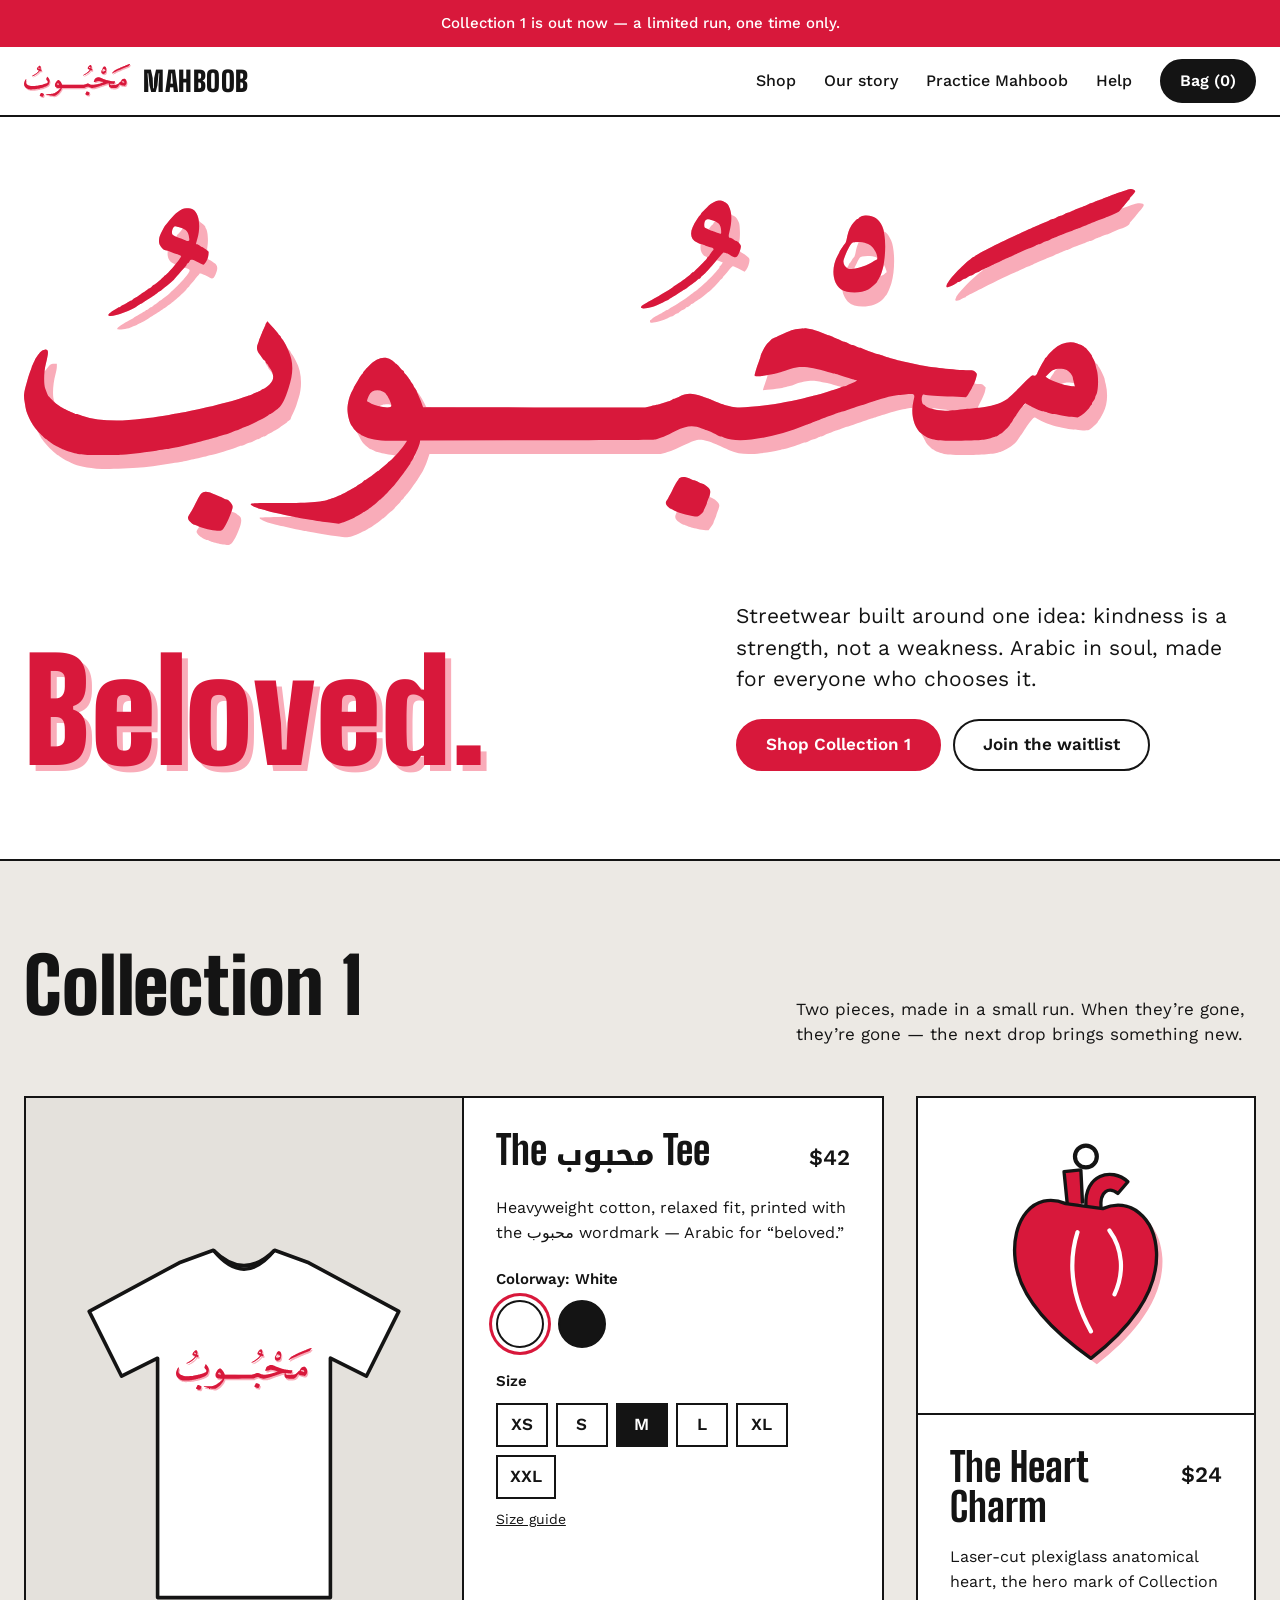
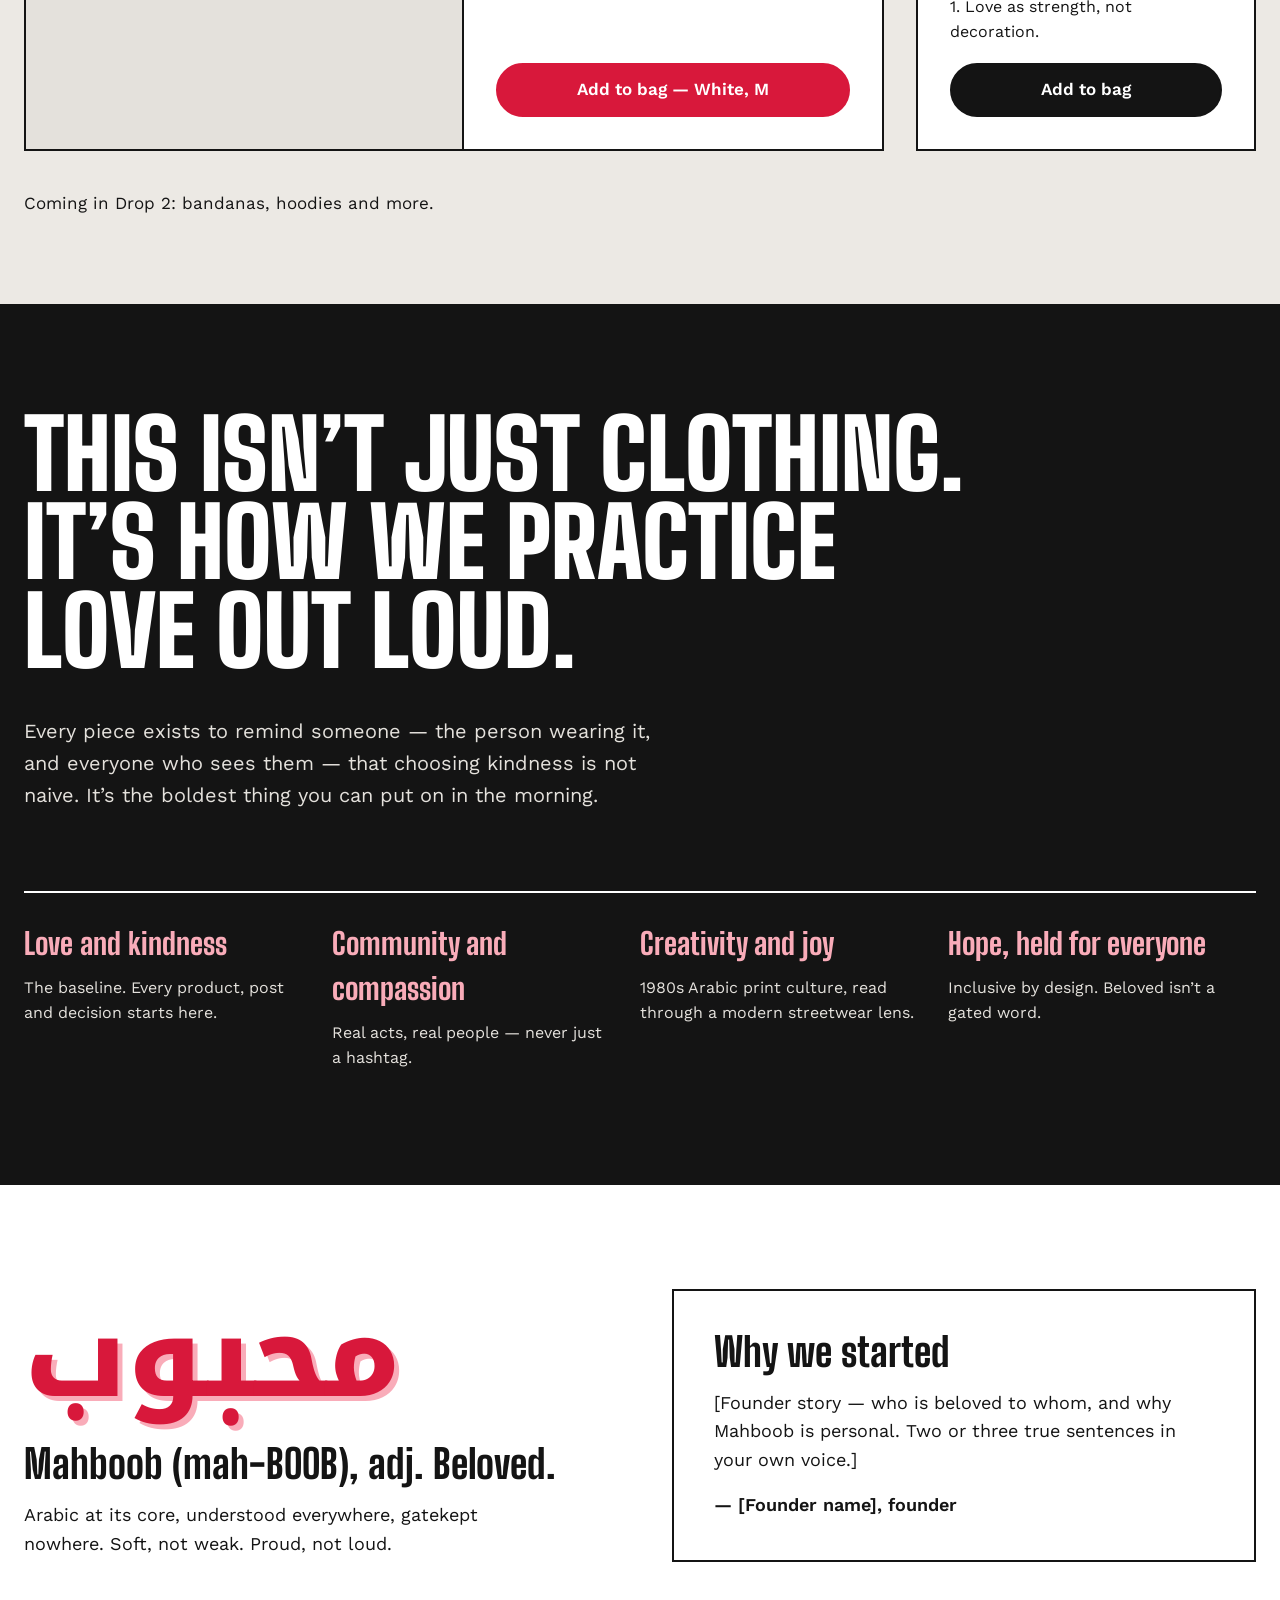
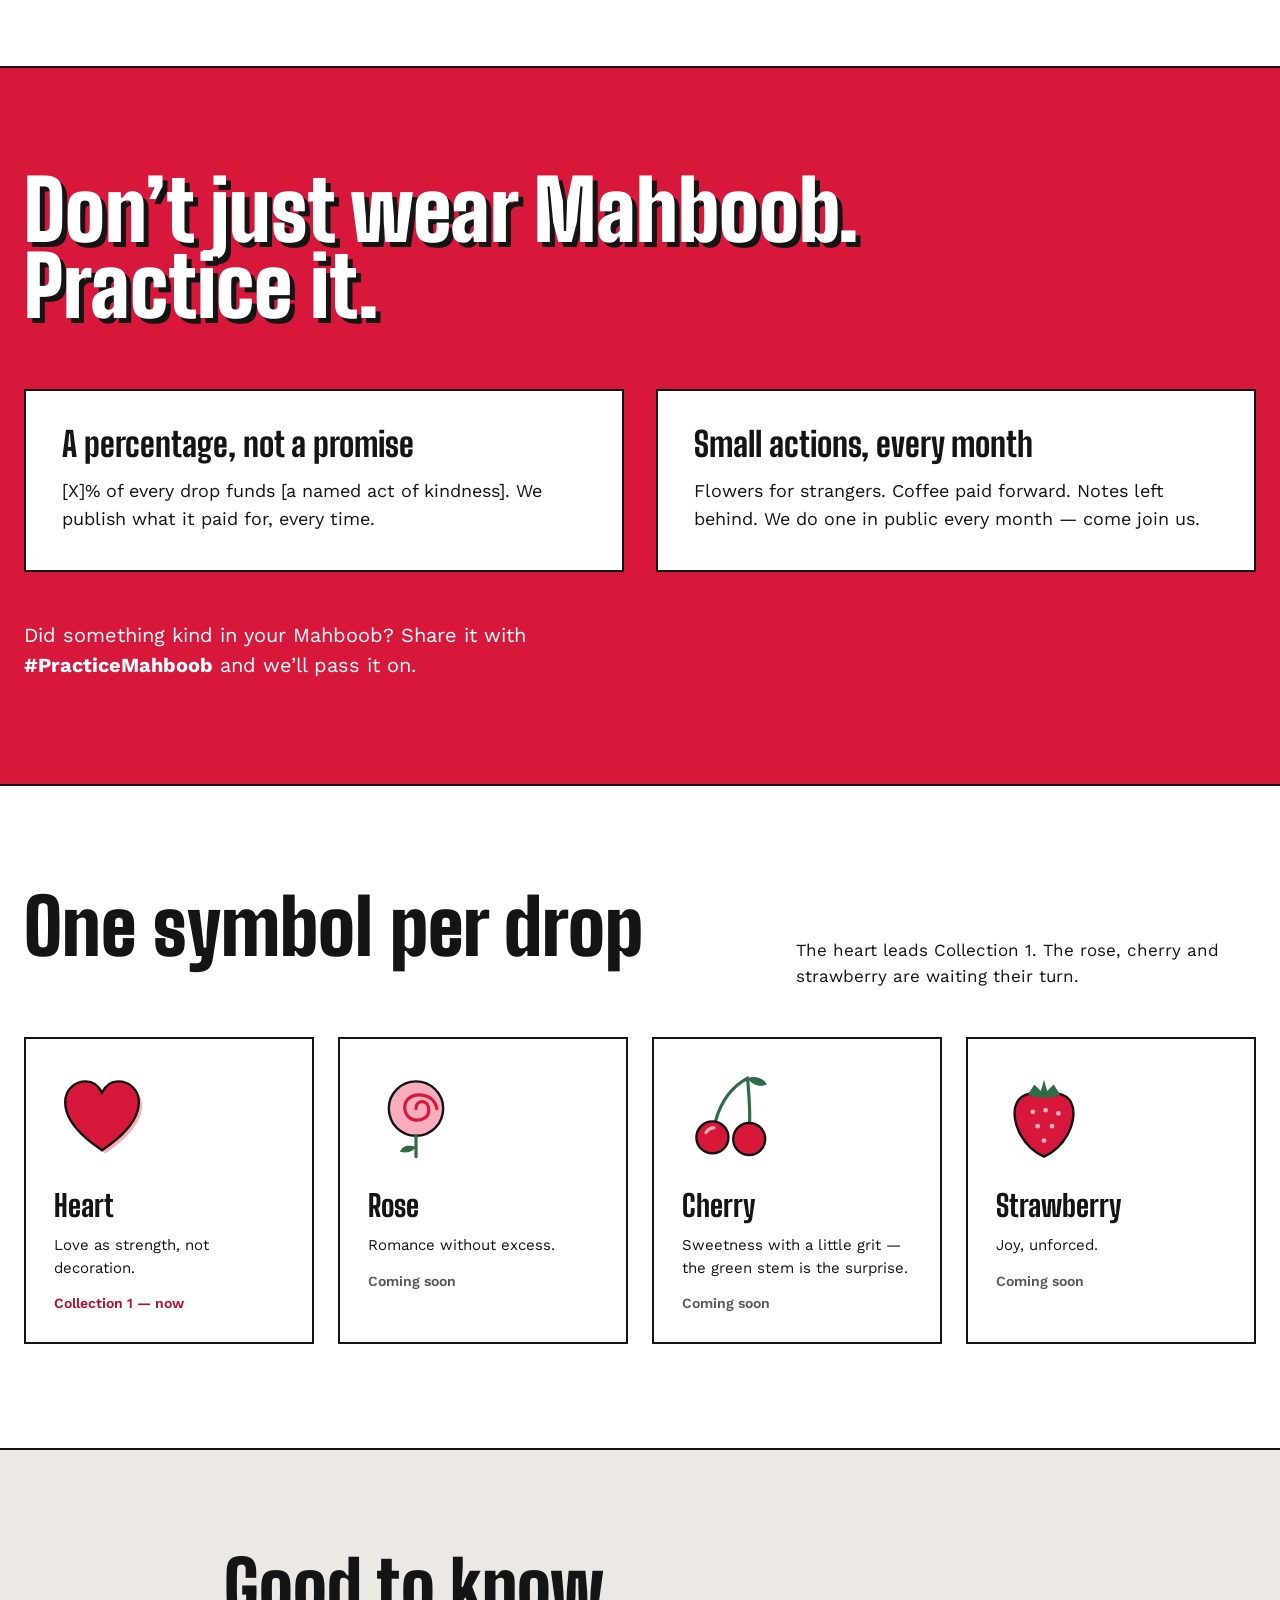
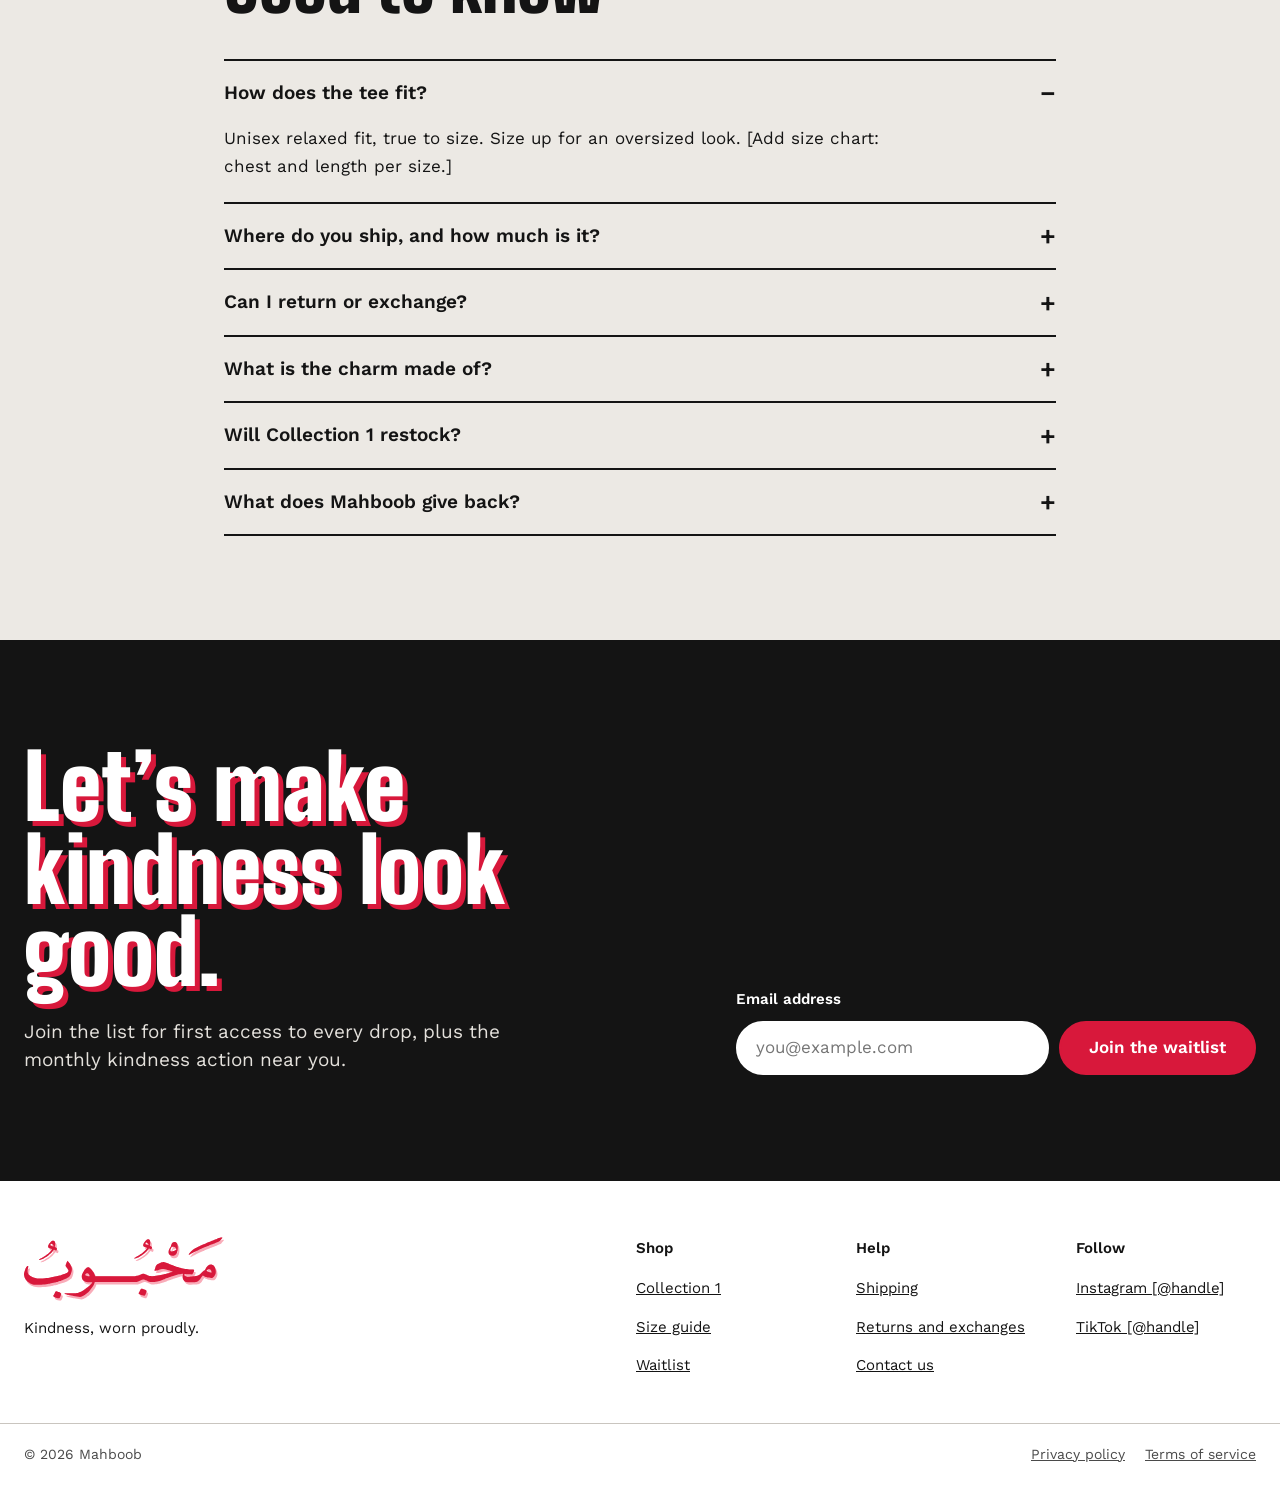
<file: index-4.html>
<!doctype html>
<html lang="en">
<head>
<meta charset="utf-8">
<meta name="viewport" content="width=device-width, initial-scale=1, viewport-fit=cover">
<title>Mahboob — Beloved</title>
<meta name="description" content="Mahboob (محبوب) — Arabic for beloved. Streetwear built around kindness. Collection 1 drops November 13, 2026, World Kindness Day.">
<meta name="theme-color" content="#D8183B">
<meta property="og:title" content="Mahboob — Beloved">
<meta property="og:description" content="Streetwear built around kindness. Arabic in soul, made for everyone who chooses it.">
<meta property="og:type" content="website">
<link rel="icon" href="data:image/svg+xml,%3Csvg%20xmlns%3D%22http%3A//www.w3.org/2000/svg%22%20viewBox%3D%220%200%20120%20120%22%3E%3Cpath%20transform%3D%22translate%285%205%29%22%20fill%3D%22%23F9ACB9%22%20d%3D%22M60%20104C30%2084%2014%2064%2014%2044%2014%2028%2026%2018%2040%2018c10%200%2016%206%2020%2014%204-8%2010-14%2020-14%2014%200%2026%2010%2026%2026%200%2020-16%2040-46%2060z%22/%3E%3Cpath%20fill%3D%22%23D8183B%22%20d%3D%22M60%20104C30%2084%2014%2064%2014%2044%2014%2028%2026%2018%2040%2018c10%200%2016%206%2020%2014%204-8%2010-14%2020-14%2014%200%2026%2010%2026%2026%200%2020-16%2040-46%2060z%22/%3E%3C/svg%3E" type="image/svg+xml">
<link rel="preconnect" href="https://fonts.googleapis.com">
<link rel="preconnect" href="https://fonts.gstatic.com" crossorigin>
<link href="https://fonts.googleapis.com/css2?family=Big+Shoulders+Display:wght@700;800;900&family=Work+Sans:wght@400;500;600&family=Noto+Kufi+Arabic:wght@600;800&display=swap" rel="stylesheet">
<style>
:root{
  color-scheme: light;
  --bg:#FFFFFF; --text:#141414; --paper:#ECE9E4; --card:#FFFFFF; --line:#141414;
  --muted:#4A4A4A; --soft:#5A5A5A; --rule:#C9C5BF; --stage:#E4E1DC;
  --red:#D8183B; --red-text:#B0122F; --pink:#F9ACB9; --green:#2F6B45;
  --night:#141414; --night-text:#FFFFFF; --night-soft:#E4E1DC;
  --display:'Big Shoulders Display', 'Arial Narrow', Impact, sans-serif;
  --body:'Work Sans', system-ui, -apple-system, 'Segoe UI', sans-serif;
  --arabic:'Noto Kufi Arabic', 'Geeza Pro', 'Segoe UI', Tahoma, sans-serif;
  box-sizing:border-box;
  padding-top:env(safe-area-inset-top,0px);
  padding-bottom:env(safe-area-inset-bottom,0px);
}
@media (prefers-color-scheme: dark){
  :root:not([data-theme="light"]){
    color-scheme: dark;
    --bg:#141414; --text:#F4F2EF; --paper:#1E1D1C; --card:#1A1A1A; --line:#F4F2EF;
    --muted:#B8B4AE; --soft:#B8B4AE; --rule:#3A3836; --stage:#2A2928;
    --red-text:#FF6B85; --night:#0A0A0A; --night-text:#FFFFFF; --night-soft:#D9D6D2;
  }
}
:root[data-theme="dark"]{
  color-scheme: dark;
  --bg:#141414; --text:#F4F2EF; --paper:#1E1D1C; --card:#1A1A1A; --line:#F4F2EF;
  --muted:#B8B4AE; --soft:#B8B4AE; --rule:#3A3836; --stage:#2A2928;
  --red-text:#FF6B85; --night:#0A0A0A; --night-text:#FFFFFF; --night-soft:#D9D6D2;
}
*,*::before,*::after{box-sizing:inherit}
html{scroll-behavior:smooth;scroll-padding-top:calc(env(safe-area-inset-top,0px) + 80px)}
body{margin:0;background:var(--bg);color:var(--text);font-family:var(--body);font-size:17px;line-height:1.5;-webkit-font-smoothing:antialiased}
body::before{content:"";position:fixed;inset:0 0 auto;height:env(safe-area-inset-top,0px);z-index:10;background:var(--bg)}
img{max-width:100%;height:auto;display:block}
a{color:var(--text)}a:hover{color:var(--red)}
a:focus-visible,button:focus-visible,input:focus-visible{outline:3px solid var(--line);outline-offset:3px}
@media (prefers-reduced-motion:reduce){html{scroll-behavior:auto}}
.wrap{max-width:1280px;margin:0 auto;padding-left:24px;padding-right:24px}
.display{font-family:var(--display);font-weight:900;line-height:.92;margin:0}
.ar{font-family:var(--arabic)}
.pill{display:inline-flex;align-items:center;justify-content:center;min-height:52px;padding:0 28px;border-radius:999px;font:inherit;font-weight:600;font-size:17px;text-decoration:none;cursor:pointer;border:2px solid transparent}
.pill.red{background:var(--red);color:#FFFFFF;border-color:var(--red)}
.pill.red:hover{background:#B0122F;border-color:#B0122F;color:#FFFFFF}
.pill.solid{background:var(--text);color:var(--bg);border-color:var(--text)}
.pill.solid:hover{color:var(--bg);opacity:.88}
.pill.ghost{border-color:var(--line);color:var(--text)}
.pill.ghost:hover{background:var(--text);color:var(--bg)}
section{border-top:2px solid var(--line)}

/* Announcement */
.announce{background:var(--red);color:#FFFFFF;text-align:center;padding:12px 24px;font-size:15px;font-weight:500}
.announce a{color:#FFFFFF;font-weight:600}

/* Header */
header{position:sticky;top:env(safe-area-inset-top,0px);z-index:5;background:var(--bg);border-bottom:2px solid var(--line)}
header nav{display:flex;flex-wrap:wrap;align-items:center;justify-content:space-between;gap:12px 16px;padding-top:12px;padding-bottom:12px}
.brand{display:flex;align-items:center;gap:12px;text-decoration:none}
.brand img{height:34px;width:auto}
.brand span{font-family:var(--display);font-weight:900;font-size:28px;letter-spacing:.02em;color:var(--text)}
.links{display:flex;flex-wrap:wrap;align-items:center;gap:4px 28px;font-weight:500;font-size:16px}
.links a{text-decoration:none;padding:10px 0}
.bag{min-height:44px;padding:0 18px;font-size:16px}

/* Hero */
.hero{border-top:0;padding:72px 0 88px}
.hero h1{margin:0}
.hero h1 img{width:100%;max-width:1120px}
.hero-row{display:flex;flex-wrap:wrap;align-items:flex-end;justify-content:space-between;gap:40px;margin-top:56px}
.beloved{flex:1 1 420px;font-size:clamp(64px,11vw,168px);line-height:.86;color:var(--red);text-shadow:6px 6px 0 var(--pink)}
.hero-copy{flex:1 1 380px;max-width:520px;display:flex;flex-direction:column;gap:24px}
.hero-copy p{margin:0}
.lede{font-size:21px;line-height:1.5}
.countdown{font-weight:600;font-size:16px}
.ctas{display:flex;flex-wrap:wrap;gap:12px}

/* Section heads */
.head{display:flex;flex-wrap:wrap;align-items:baseline;justify-content:space-between;gap:12px 40px;margin-bottom:48px}
.head h2{font-size:clamp(44px,6vw,84px);line-height:.95}
.head p{margin:0;max-width:460px;line-height:1.5}

/* Shop */
.shop{background:var(--paper);padding:88px 0}
.products{display:flex;flex-wrap:wrap;gap:32px}
.card{background:var(--card);border:2px solid var(--line);min-width:0}
.tee{flex:999 1 560px;display:flex;flex-wrap:wrap}
.tee-stage{flex:1 1 300px;background:var(--stage);display:flex;align-items:center;justify-content:center;padding:40px 24px;min-height:420px;transition:background .25s}
.tee-stage.ink{background:var(--pink)}
.tee-art{position:relative;width:100%;max-width:360px}
.tee-art svg{display:block;width:100%;height:auto}
.tee-art img{position:absolute;left:31%;top:30%;width:38%}
.tee-info,.charm-info{flex:1 1 280px;padding:32px;display:flex;flex-direction:column;gap:22px}
.title-row{display:flex;justify-content:space-between;align-items:baseline;gap:16px}
.title-row h3{margin:0;font-family:var(--display);font-weight:800;font-size:40px;line-height:1}
.title-row h3 .ar{font-size:30px;font-weight:800}
.price{margin:0;font-size:22px;font-weight:600}
.card p.desc{margin:0;line-height:1.55;font-size:16px}
fieldset{border:0;padding:0;margin:0}
legend{font-size:15px;font-weight:600;margin-bottom:10px;padding:0}
.swatches{display:flex;gap:14px}
.swatch{width:48px;height:48px;border-radius:999px;border:2px solid #141414;cursor:pointer;padding:0}
.swatch[aria-pressed="true"]{box-shadow:0 0 0 4px var(--card),0 0 0 7px var(--red)}
.sizes{display:flex;flex-wrap:wrap;gap:8px}
.size{min-width:52px;min-height:44px;padding:0 12px;font:inherit;font-weight:600;border:2px solid var(--line);background:var(--card);color:var(--text);cursor:pointer}
.size[aria-pressed="true"]{background:var(--text);color:var(--bg)}
.small{margin:10px 0 0;font-size:14px}
.add{margin-top:auto;min-height:54px;width:100%}
.charm{flex:1 1 340px;display:flex;flex-direction:column}
.charm-stage{display:flex;align-items:center;justify-content:center;padding:40px 24px;min-height:300px;border-bottom:2px solid var(--line)}
.charm-stage svg{width:70%;max-width:220px;height:auto}
.charm-info{flex-grow:1;gap:18px}
.tee-stage{border-right:2px solid var(--line)}
@media (max-width:640px){.tee-stage{border-right:0;border-bottom:2px solid var(--line)}}
.toast{margin:24px 0 0;padding:16px 20px;background:var(--text);color:var(--bg);font-weight:500;display:inline-block}
.toast[hidden]{display:none}
.next{margin:40px 0 0}

/* Story */
.story{background:var(--night);color:var(--night-text);padding:104px 0}
.story h2{max-width:1000px;font-size:clamp(48px,7.5vw,112px);text-transform:uppercase}
.story .intro{margin:40px 0 0;max-width:640px;font-size:20px;line-height:1.6;color:var(--night-soft)}
.beliefs{display:grid;grid-template-columns:repeat(auto-fit,minmax(240px,1fr));margin-top:80px;border-top:2px solid var(--night-text)}
.beliefs div{padding:28px 28px 8px 0}
.beliefs h3{margin:0 0 10px;font-family:var(--display);font-weight:800;font-size:30px;color:var(--pink)}
.beliefs p{margin:0;font-size:16px;line-height:1.55;color:var(--night-soft)}

/* Name */
.name{padding:104px 0}
.name .wrap{display:flex;flex-wrap:wrap;gap:64px}
.name .col{flex:1 1 420px;min-width:0}
.name .big-ar{margin:0;font-weight:800;font-size:clamp(72px,9vw,128px);line-height:1.2;color:var(--red);text-shadow:5px 5px 0 var(--pink)}
.name h2{margin:16px 0 0;font-family:var(--display);font-weight:800;font-size:40px;line-height:1.05}
.name p{margin:16px 0 0;max-width:520px;font-size:18px;line-height:1.6}
.founder{border:2px solid var(--line);padding:40px;align-self:flex-start}
.founder h2{margin:0}
.sig{font-weight:600;font-size:16px}

/* Practice */
.practice{background:var(--red);color:#FFFFFF;padding:104px 0}
.practice h2{max-width:980px;font-size:clamp(44px,6.5vw,96px);text-shadow:5px 5px 0 #141414}
.pcards{display:flex;flex-wrap:wrap;gap:32px;margin-top:64px}
.pcard{flex:1 1 340px;background:var(--card);color:var(--text);padding:36px;border:2px solid #141414}
.pcard h3{margin:0;font-family:var(--display);font-weight:800;font-size:34px;line-height:1.05}
.pcard p{margin:14px 0 0;font-size:18px;line-height:1.6}
.tag{margin:48px 0 0;font-size:20px;max-width:640px}

/* Icons */
.icons{padding:104px 0}
.igrid{display:grid;grid-template-columns:repeat(auto-fit,minmax(240px,1fr));gap:24px}
.icard{border:2px solid var(--line);padding:28px;background:var(--card)}
.icard svg{width:96px;height:96px;display:block}
.icard h3{margin:20px 0 6px;font-family:var(--display);font-weight:800;font-size:30px}
.icard p{margin:0;font-size:15px;line-height:1.5}
.icard .status{margin-top:14px;font-size:14px;font-weight:600;color:var(--soft)}
.icard .status.now{color:var(--red-text)}

/* FAQ */
.faq{background:var(--paper);padding:104px 0}
.faq .wrap{max-width:880px}
.faq h2{font-size:clamp(44px,5.5vw,76px);margin-bottom:40px}
.faq-list{border-top:2px solid var(--line)}
.faq-item{border-bottom:2px solid var(--line)}
.faq-item h3{margin:0}
.faq-item button{width:100%;min-height:64px;display:flex;justify-content:space-between;align-items:center;gap:16px;padding:18px 0;background:transparent;border:0;font:inherit;font-size:19px;font-weight:600;text-align:left;color:var(--text);cursor:pointer}
.faq-item .sign{font-size:26px;line-height:1}
.faq-item .answer{margin:0 0 22px;max-width:680px;font-size:17px;line-height:1.6}

/* Waitlist */
.waitlist{background:var(--night);color:var(--night-text);padding:104px 0}
.waitlist .wrap{display:flex;flex-wrap:wrap;align-items:flex-end;justify-content:space-between;gap:48px}
.waitlist .col{flex:1 1 460px;min-width:0}
.waitlist h2{font-size:clamp(48px,7vw,104px);text-shadow:5px 5px 0 var(--red)}
.waitlist .col p{margin:24px 0 0;max-width:520px;font-size:19px;color:var(--night-soft)}
.form{flex:1 1 400px;min-width:0;max-width:520px;display:flex;flex-direction:column;gap:10px}
.form label{font-size:15px;font-weight:600}
.form-row{display:flex;flex-wrap:wrap;gap:10px}
.form input{flex:1 1 240px;min-width:0;min-height:54px;padding:0 18px;font:inherit;font-size:17px;border:2px solid #FFFFFF;background:#FFFFFF;color:#141414;border-radius:999px}
.error{margin:4px 0 0;font-size:15px;color:var(--pink)}
.done{margin:0;font-size:22px;font-weight:600;line-height:1.4}
[hidden]{display:none !important}

/* Footer */
footer{border-top:2px solid var(--line)}
.fcols{display:flex;flex-wrap:wrap;justify-content:space-between;gap:40px;padding-top:56px;padding-bottom:40px}
.fcols .fbrand{flex:1 1 280px}
.fcols .fbrand img{width:200px}
.fcols .fbrand p{margin:16px 0 0;font-size:15px}
.fcols nav{flex:0 1 180px;display:flex;flex-direction:column;gap:4px;font-size:15px}
.fcols nav p{margin:0 0 8px;font-weight:600}
.fcols nav a{padding:6px 0}
.legal{display:flex;flex-wrap:wrap;justify-content:space-between;gap:12px;padding-top:20px;padding-bottom:32px;font-size:14px;color:var(--muted);border-top:1px solid var(--rule)}
.legal p{margin:0}.legal a{color:var(--muted)}
.legal div{display:flex;gap:20px}

/* Inline SVG logo (replaces the PNG so the site needs no image files) */
.logo{display:block;aspect-ratio:2045/650;height:auto;overflow:visible}
.brand .logo{width:107px;height:34px}
.hero h1 .logo{width:100%;max-width:1120px}
.tee-art .logo{position:absolute;left:31%;top:30%;width:38%}
.fbrand .logo{width:200px;height:64px}
</style>
</head>
<body>
<svg width="0" height="0" style="position:absolute" aria-hidden="true" focusable="false"><symbol id="mahboob-logo" viewBox="0 0 2045 650"><g transform="translate(0.000000,650.000000) scale(0.100000,-0.100000)" fill="#F9ACB9"><path d="M20135 6484 c-27 -9 -84 -29 -125 -45 -41 -16 -80 -29 -87 -29 -7 0 -37 -11 -67 -25 -30 -14 -60 -25 -66 -25 -7 0 -41 -13 -77 -30 -35 -16 -70 -30 -78 -30 -7 0 -42 -13 -77 -30 -34 -16 -69 -30 -76 -30 -7 0 -32 -10 -55 -22 -23 -12 -71 -32 -107 -45 -124 -47 -140 -53 -192 -78 -28 -14 -57 -25 -63 -25 -7 0 -39 -13 -71 -30 -32 -16 -64 -30 -70 -30 -7 0 -39 -13 -72 -30 -34 -16 -66 -30 -71 -30 -6 0 -34 -11 -63 -24 -29 -13 -87 -38 -128 -56 -41 -17 -102 -45 -135 -61 -34 -16 -65 -29 -70 -29 -6 0 -39 -14 -75 -31 -36 -17 -89 -42 -118 -55 -307 -136 -789 -381 -830 -421 -7 -7 -19 -13 -26 -13 -7 0 -23 -11 -36 -25 -13 -14 -27 -25 -31 -25 -11 0 -125 -105 -217 -200 -156 -160 -240 -290 -199 -306 15 -5 171 69 182 86 3 6 13 10 22 10 8 0 35 14 60 30 24 17 48 30 53 30 5 0 32 14 58 30 27 17 54 30 60 30 7 0 34 14 60 30 27 17 54 30 61 30 6 0 30 12 52 26 56 35 71 25 18 -11 -136 -95 -429 -394 -458 -470 -25 -63 -25 -65 14 -65 25 0 52 10 82 30 24 17 50 30 58 30 8 0 17 5 20 10 4 6 32 23 63 39 31 15 150 75 263 132 234 119 495 243 634 304 28 12 80 36 116 54 36 17 70 31 75 31 5 0 36 13 69 29 33 16 94 43 135 61 41 18 99 43 128 56 29 13 57 24 62 24 6 0 39 14 73 30 35 17 67 30 70 30 3 0 34 13 69 29 35 16 74 32 88 36 14 4 48 18 75 30 28 12 66 27 85 34 106 38 150 55 198 77 29 13 58 24 66 24 7 0 40 14 74 30 34 17 67 30 73 30 6 0 40 14 76 30 35 17 71 30 78 30 8 0 38 11 67 24 58 26 147 62 193 79 93 33 165 78 165 103 0 7 6 17 14 21 11 6 100 114 151 181 5 8 19 24 30 36 83 94 81 119 -11 124 -57 3 -108 -11 -276 -78 -27 -10 -48 -16 -48 -13 0 9 113 147 127 156 7 4 13 14 13 22 0 8 8 20 18 27 22 17 82 94 82 106 0 16 -48 42 -77 41 -15 0 -50 -7 -78 -15z m-2536 -1418 c-10 -9 -69 -36 -69 -32 0 7 52 35 64 36 5 0 7 -2 5 -4z M12602 6262 c-43 -20 -85 -51 -132 -98 -100 -99 -110 -110 -110 -121 0 -6 -7 -16 -16 -24 -8 -7 -32 -37 -52 -67 -149 -217 -149 -357 0 -431 l62 -31 -2 -48 c-4 -85 41 -162 104 -178 41 -10 30 -24 -206 -256 -15 -16 -32 -28 -37 -28 -5 0 -20 -12 -35 -27 -14 -16 -32 -33 -39 -38 -124 -95 -136 -104 -235 -169 -32 -21 -61 -41 -64 -45 -3 -3 -17 -13 -31 -21 -15 -8 -52 -31 -83 -50 -82 -51 -124 -75 -186 -110 -30 -17 -82 -46 -115 -64 -33 -19 -76 -43 -95 -54 -80 -45 -87 -82 -17 -82 98 0 201 31 342 102 22 12 58 30 80 41 22 11 42 23 45 26 3 4 37 25 76 48 39 23 108 67 153 97 46 31 86 56 91 56 4 0 13 7 20 15 7 9 44 37 82 62 38 26 79 57 91 70 12 12 27 23 34 23 6 0 21 14 33 30 12 17 25 30 30 30 5 0 26 19 47 41 21 23 50 53 64 68 22 23 141 161 145 169 0 1 26 -7 57 -19 l57 -22 -22 -31 c-12 -17 -26 -32 -30 -34 -4 -2 -8 -10 -8 -17 0 -8 -10 -25 -22 -38 -13 -14 -35 -40 -50 -59 -36 -45 -160 -169 -234 -233 -31 -27 -74 -65 -94 -82 -21 -18 -42 -33 -48 -33 -6 0 -12 -4 -14 -8 -3 -8 -102 -84 -139 -107 -9 -5 -49 -32 -90 -60 -41 -27 -78 -52 -84 -55 -5 -3 -29 -17 -52 -32 -24 -16 -46 -28 -49 -28 -4 0 -22 -11 -40 -25 -18 -14 -38 -25 -44 -25 -6 0 -26 -11 -43 -23 -28 -21 -63 -40 -172 -96 -16 -8 -41 -25 -55 -38 -14 -13 -28 -23 -32 -23 -5 0 -8 -12 -8 -26 0 -27 0 -27 63 -21 72 6 178 38 260 78 31 16 62 29 68 29 6 0 30 14 54 30 24 17 50 30 58 30 9 0 17 3 19 8 5 11 61 48 84 56 12 4 29 15 39 26 10 11 22 20 27 20 11 0 72 42 76 53 2 4 10 7 17 7 8 0 30 14 48 30 19 17 38 30 41 30 6 0 44 27 125 87 13 10 40 33 61 51 21 17 40 32 42 32 9 0 188 183 188 192 0 4 14 17 30 30 17 12 30 27 30 33 0 6 10 21 23 32 12 11 49 55 82 96 35 45 68 76 79 77 16 0 54 -17 177 -81 l37 -19 30 34 c39 45 72 174 53 208 -14 25 -75 73 -134 103 -30 16 -37 24 -32 40 19 67 18 106 -3 120 -18 13 -19 19 -10 57 16 70 13 255 -4 321 -19 66 -67 127 -112 142 -27 9 -32 16 -39 58 -30 180 -155 257 -305 189z m-17 -336 c34 -15 38 -19 23 -27 -10 -6 -18 -16 -18 -24 0 -8 -10 -21 -21 -29 -12 -8 -30 -29 -41 -46 -17 -28 -23 -32 -50 -26 -47 9 -58 24 -58 73 0 74 25 106 80 100 25 -2 63 -12 85 -21z M2894 6137 c-66 -26 -165 -113 -249 -220 -16 -22 -41 -53 -55 -70 -28 -35 -41 -58 -71 -120 -11 -23 -24 -49 -28 -57 -24 -46 -33 -122 -21 -166 16 -57 79 -122 123 -126 32 -3 32 -4 29 -51 -5 -84 37 -159 106 -186 17 -8 32 -17 32 -22 0 -19 -169 -199 -187 -199 -7 0 -13 -4 -13 -9 0 -5 -30 -34 -67 -66 -38 -31 -78 -65 -91 -76 -12 -10 -26 -19 -30 -19 -5 0 -21 -13 -37 -30 -16 -16 -34 -30 -41 -30 -7 0 -14 -4 -16 -9 -3 -8 -93 -70 -146 -101 -15 -8 -32 -21 -40 -28 -8 -7 -28 -20 -45 -29 -18 -9 -45 -26 -60 -39 -16 -13 -33 -24 -39 -24 -5 0 -29 -12 -52 -27 -23 -16 -63 -39 -89 -53 -26 -13 -47 -28 -47 -32 0 -5 -8 -8 -19 -8 -10 0 -29 -8 -42 -19 -13 -10 -40 -25 -59 -35 -38 -17 -100 -71 -100 -86 0 -67 395 59 541 172 20 15 42 28 49 28 6 0 24 9 38 21 15 11 49 35 76 52 27 18 57 37 65 42 9 6 41 27 71 47 31 20 62 43 69 52 7 9 18 16 23 16 5 0 26 13 46 30 135 109 221 182 224 189 2 5 33 42 70 82 36 41 78 87 92 103 24 29 26 29 64 17 80 -27 80 -30 -38 -181 -40 -52 -227 -240 -238 -240 -5 0 -12 -6 -15 -14 -5 -14 -149 -129 -189 -152 -10 -6 -32 -23 -47 -38 -15 -14 -31 -26 -35 -26 -5 0 -25 -13 -46 -30 -21 -16 -41 -30 -45 -30 -4 0 -20 -11 -37 -25 -16 -14 -36 -25 -44 -25 -8 0 -14 -4 -14 -8 0 -5 -10 -14 -22 -21 -13 -6 -41 -22 -63 -36 -22 -13 -58 -33 -80 -46 -22 -12 -47 -27 -55 -34 -8 -7 -60 -36 -115 -64 -104 -53 -196 -123 -182 -137 25 -25 243 11 282 47 5 5 17 9 27 9 10 0 40 14 66 30 27 17 54 30 59 30 9 0 90 45 143 80 13 8 41 26 151 95 9 6 42 28 74 50 31 22 66 45 77 51 10 6 29 20 41 31 12 10 42 32 66 48 68 46 281 242 281 259 0 5 11 17 25 28 14 11 25 23 25 28 0 4 15 23 33 42 18 18 48 53 67 77 19 25 44 54 56 65 11 12 23 29 27 38 6 18 95 -16 191 -73 46 -27 67 -15 101 56 39 83 44 146 14 184 -13 16 -29 30 -35 30 -5 1 -20 10 -32 22 -13 11 -38 27 -57 34 -32 14 -33 16 -24 47 14 49 11 99 -6 118 -13 15 -14 28 -5 81 19 123 4 299 -31 334 -5 5 -9 16 -9 25 0 9 -18 29 -41 46 -67 47 -76 59 -83 105 -9 62 -55 139 -94 162 -40 24 -153 31 -198 14z m-39 -343 l44 -16 -42 -52 c-23 -28 -48 -55 -54 -59 -7 -4 -13 -15 -13 -22 0 -21 -17 -19 -57 7 -34 20 -35 23 -31 67 10 100 44 117 153 75z M15331 6012 c-35 -4 -80 -27 -94 -49 -4 -7 -14 -13 -21 -13 -15 0 -76 -71 -118 -136 -31 -49 -59 -133 -78 -235 -6 -31 -19 -65 -28 -75 -24 -26 -102 -144 -102 -155 0 -4 -13 -30 -28 -56 -15 -26 -41 -90 -56 -141 -59 -193 -19 -386 97 -472 35 -26 47 -41 47 -61 0 -36 54 -137 94 -177 148 -144 516 -105 658 70 18 22 38 45 43 52 22 25 65 127 94 221 67 225 65 614 -5 775 -34 79 -84 145 -115 155 -11 4 -19 16 -19 27 0 32 -61 149 -96 184 -69 70 -162 99 -273 86z m-91 -486 c0 -2 -9 -23 -20 -48 -10 -24 -26 -81 -34 -127 -8 -46 -21 -88 -29 -94 -8 -7 -27 -32 -42 -57 -16 -24 -34 -51 -42 -58 -7 -7 -13 -19 -13 -25 0 -7 -9 -23 -20 -37 l-19 -25 -26 29 c-30 35 -41 87 -27 130 46 140 125 294 157 306 20 9 115 13 115 6z m250 -256 c25 -6 55 -12 68 -15 22 -5 33 -45 11 -45 -6 0 -25 -10 -42 -22 -97 -70 -367 -173 -367 -141 0 4 23 53 51 110 50 99 53 103 93 112 56 12 132 13 186 1z m259 -277 c1 -13 -3 -23 -7 -23 -5 0 -18 -9 -30 -20 -22 -21 -72 -44 -72 -34 0 3 15 49 32 101 l33 96 22 -49 c12 -27 22 -59 22 -71z M4427 4059 c-10 -13 -17 -29 -17 -35 0 -6 -13 -38 -30 -70 -16 -32 -30 -63 -30 -67 0 -5 -13 -38 -30 -74 -16 -35 -30 -70 -30 -78 0 -7 -9 -34 -20 -60 -31 -72 -18 -142 38 -203 6 -7 25 -33 42 -57 16 -23 36 -45 45 -48 8 -4 15 -17 15 -30 0 -13 11 -41 25 -61 14 -20 25 -40 25 -45 0 -4 10 -18 22 -31 38 -40 64 -84 71 -116 8 -42 -30 -121 -76 -159 -70 -58 -95 -75 -110 -75 -9 0 -17 -4 -19 -8 -4 -11 -77 -52 -92 -52 -7 0 -39 -13 -71 -30 -32 -16 -64 -30 -71 -30 -7 0 -48 -13 -91 -29 -105 -39 -202 -69 -255 -80 -24 -5 -83 -20 -133 -34 -154 -43 -226 -60 -475 -115 -160 -35 -281 -59 -370 -73 -36 -6 -126 -22 -200 -36 -74 -14 -178 -29 -230 -34 -52 -5 -145 -15 -206 -24 -434 -58 -811 -39 -1096 56 -48 16 -92 29 -99 29 -25 0 -286 122 -299 140 -3 4 -18 14 -35 23 -72 36 -94 92 -95 231 0 105 17 231 46 336 13 46 24 108 24 137 l0 53 -54 0 c-58 0 -71 -10 -148 -116 -36 -49 -36 -32 1 116 56 221 52 267 -21 257 -48 -6 -83 -37 -139 -121 -21 -32 -39 -60 -39 -62 0 -2 -13 -33 -30 -67 -16 -35 -30 -68 -30 -73 0 -5 -11 -36 -24 -69 -13 -33 -37 -107 -54 -165 -65 -225 -72 -278 -51 -395 5 -33 14 -82 18 -110 18 -111 155 -383 204 -404 4 -1 19 -26 33 -55 26 -54 55 -108 64 -116 3 -3 22 -27 42 -55 47 -65 225 -235 246 -235 5 0 18 -9 30 -20 22 -21 108 -72 152 -92 14 -6 43 -19 65 -29 135 -63 255 -87 565 -113 42 -4 411 10 633 23 156 9 409 42 642 83 66 11 149 24 183 29 35 5 98 18 140 30 42 12 99 25 127 29 27 4 86 17 130 30 44 12 105 28 135 35 98 22 340 95 453 137 43 15 85 28 92 28 7 0 43 13 80 30 37 16 72 30 78 30 7 0 39 14 72 30 33 16 65 30 71 30 7 0 32 11 55 25 24 14 50 25 58 25 7 0 33 14 58 30 24 17 49 30 55 30 5 0 30 14 55 30 24 17 47 30 51 30 4 0 36 21 72 46 36 25 82 56 103 70 20 13 37 28 37 32 0 4 14 15 30 24 17 9 30 24 30 32 0 8 13 41 29 73 47 95 70 151 80 191 5 20 21 71 34 112 75 228 56 494 -49 680 -7 14 -20 39 -28 55 -8 17 -26 45 -40 64 -14 19 -26 38 -26 42 0 5 -11 20 -25 35 -21 23 -59 82 -103 164 -7 14 -22 34 -33 46 -10 11 -19 25 -19 30 0 6 -11 21 -25 34 -14 13 -25 27 -25 31 0 9 -54 72 -136 158 l-61 64 -16 -24z M14170 3949 c-128 -11 -162 -23 -377 -125 -62 -30 -117 -54 -122 -54 -9 0 -76 -65 -120 -117 -28 -33 -101 -179 -101 -202 0 -9 -13 -50 -29 -91 -38 -102 -81 -241 -81 -264 0 -18 6 -19 93 -13 50 4 104 10 119 13 32 7 31 4 -14 -126 -16 -47 -33 -98 -38 -114 l-9 -29 77 6 c177 14 270 27 322 45 30 10 72 22 93 26 21 4 59 16 85 27 26 11 65 24 87 29 22 5 67 15 100 24 77 20 194 20 265 1 30 -8 82 -19 115 -25 32 -5 95 -21 140 -34 44 -14 98 -28 120 -31 48 -8 34 -19 -60 -46 -33 -9 -87 -26 -120 -38 -97 -33 -259 -81 -275 -81 -8 0 -62 -13 -120 -29 -476 -131 -1215 -224 -1400 -176 -147 38 -161 43 -350 120 -55 22 -78 31 -180 65 -203 69 -282 67 -445 -11 -34 -16 -66 -29 -72 -29 -7 0 -28 -9 -48 -21 -19 -12 -50 -25 -68 -29 -17 -4 -63 -20 -102 -34 -38 -14 -79 -26 -91 -26 -12 0 -66 -11 -122 -25 l-101 -25 -2001 0 c-1631 0 -2000 2 -2000 13 0 12 -31 72 -85 166 -11 19 -35 53 -52 77 -18 25 -33 46 -33 49 0 3 -14 24 -30 47 -17 22 -30 46 -30 52 0 6 -11 24 -25 40 -14 16 -25 33 -25 37 0 12 -91 132 -107 142 -7 4 -13 14 -13 22 0 8 -10 21 -23 29 -12 9 -42 40 -66 71 -24 30 -50 55 -57 55 -7 0 -18 8 -23 19 -6 10 -38 35 -71 55 -124 73 -255 36 -404 -114 -60 -60 -106 -114 -106 -123 0 -4 -9 -18 -21 -30 -11 -12 -30 -39 -42 -60 -39 -69 -52 -91 -80 -134 -15 -24 -27 -47 -27 -53 0 -6 -10 -27 -23 -48 -51 -82 -92 -238 -91 -347 1 -105 38 -242 81 -303 10 -13 23 -33 29 -43 6 -10 22 -27 36 -38 13 -11 41 -55 62 -97 20 -42 50 -96 66 -118 32 -44 130 -126 152 -126 7 0 31 -12 53 -25 22 -14 49 -25 60 -25 11 0 40 -7 64 -16 24 -8 90 -22 145 -30 56 -8 108 -15 116 -17 17 -3 -88 -117 -108 -117 -7 0 -12 -4 -12 -9 0 -6 -38 -40 -85 -77 -47 -38 -85 -72 -85 -76 0 -4 -6 -8 -13 -8 -7 0 -27 -12 -44 -27 -17 -16 -48 -39 -68 -53 -20 -14 -56 -40 -80 -57 -24 -18 -48 -33 -53 -33 -5 0 -17 -9 -28 -21 -10 -12 -35 -30 -55 -40 -21 -10 -43 -24 -51 -32 -7 -7 -25 -20 -40 -28 -14 -8 -57 -31 -95 -53 -100 -56 -193 -103 -238 -119 -22 -8 -62 -24 -90 -35 -173 -71 -346 -86 -955 -87 -472 0 -530 -3 -530 -25 0 -13 116 -70 163 -79 23 -5 83 -21 132 -35 92 -26 252 -62 409 -93 l89 -18 -311 -5 c-171 -3 -314 -9 -319 -13 -22 -22 164 -101 297 -126 25 -5 83 -18 130 -30 139 -33 352 -80 390 -84 19 -2 96 -16 170 -30 174 -34 475 -79 567 -85 77 -5 153 18 298 88 34 17 64 30 67 30 4 0 26 13 50 29 24 16 53 31 64 35 12 4 29 15 39 26 10 11 22 20 26 20 12 0 132 91 142 107 4 7 14 13 20 13 7 0 24 12 38 28 14 15 54 52 88 82 35 30 68 61 75 68 6 8 35 39 64 69 28 30 52 59 52 63 0 5 14 18 30 30 16 12 30 28 30 35 0 8 6 18 14 22 14 8 130 157 152 195 6 10 20 29 31 41 23 27 93 134 93 144 0 3 6 14 14 22 30 35 85 152 122 259 l38 112 2111 0 2110 0 90 24 c102 27 140 43 310 126 185 90 251 114 320 113 61 0 183 -34 280 -78 52 -23 187 -83 265 -118 114 -50 235 -70 395 -64 165 6 393 37 496 67 36 11 74 20 85 20 22 0 188 51 297 91 43 16 85 29 94 29 8 0 44 14 80 30 35 17 71 30 78 30 8 0 39 11 69 25 30 14 59 25 65 25 6 0 39 13 73 30 34 16 67 30 75 30 7 0 42 14 78 30 36 17 74 30 85 30 11 0 44 11 73 25 30 13 72 29 93 34 21 5 91 28 154 51 63 23 142 50 175 60 33 10 86 27 117 39 32 12 63 21 70 21 6 0 48 13 92 29 94 33 230 74 301 92 94 22 230 48 258 49 l27 0 0 -80 c0 -131 76 -321 150 -373 10 -7 36 -48 56 -91 20 -43 44 -88 53 -99 33 -42 99 -107 109 -107 5 0 20 -8 33 -19 31 -24 166 -68 249 -81 144 -22 785 0 884 31 34 10 67 19 74 19 36 0 187 87 255 147 33 29 53 56 121 159 11 16 31 47 45 68 14 22 33 49 41 62 76 117 140 194 160 194 8 0 31 -10 50 -23 73 -48 283 -131 375 -148 22 -4 92 -19 155 -32 131 -28 370 -45 411 -29 40 16 169 133 169 155 0 4 9 17 20 29 10 11 28 39 39 62 11 23 29 57 39 76 71 130 88 331 44 513 -12 49 -22 95 -22 102 0 22 -86 200 -104 214 -9 7 -16 19 -16 26 0 8 -11 22 -24 32 -22 17 -86 124 -86 145 0 12 -109 148 -118 148 -4 0 -18 10 -32 23 -14 13 -34 26 -45 30 -11 3 -45 15 -75 26 -137 51 -298 10 -434 -109 -39 -35 -96 -95 -114 -122 -9 -13 -22 -27 -29 -31 -7 -4 -13 -13 -13 -18 0 -6 -11 -25 -24 -42 -27 -37 -95 -165 -115 -219 -14 -36 -49 -57 -71 -43 -19 12 -56 -21 -249 -214 -252 -252 -314 -293 -521 -341 -75 -17 -238 -41 -247 -36 -1 1 3 10 79 161 25 50 51 117 57 149 l11 60 -32 33 c-29 30 -38 33 -89 33 -73 0 -91 6 -79 28 9 18 40 132 40 148 0 5 -13 24 -29 42 -30 32 -31 32 -123 32 -115 0 -322 16 -483 36 -66 9 -157 19 -202 24 -89 9 -280 47 -443 87 -58 14 -123 29 -145 33 -49 10 -166 43 -265 76 -41 14 -92 30 -112 35 -20 5 -61 18 -90 30 -29 12 -75 28 -103 36 -27 8 -67 24 -87 34 -21 10 -44 19 -52 19 -9 0 -40 11 -70 25 -30 14 -61 25 -68 25 -7 0 -40 14 -73 30 -33 17 -65 30 -72 30 -6 0 -41 14 -76 30 -36 17 -69 30 -74 30 -4 0 -35 14 -67 30 -32 17 -64 30 -70 30 -6 0 -38 11 -71 24 -162 64 -203 78 -274 91 -42 8 -78 14 -81 14 -3 -1 -48 -5 -100 -10z m4684 -741 c-4 -7 -16 -19 -26 -26 -10 -7 -18 -18 -18 -24 0 -5 -13 -27 -28 -47 -15 -20 -33 -49 -40 -64 -13 -29 -15 -29 -63 6 l-26 18 59 60 c32 32 64 59 71 59 7 0 17 4 23 9 5 5 18 11 29 14 11 3 21 5 23 6 2 0 0 -5 -4 -11z m316 -255 c4 -4 10 -20 14 -34 6 -26 5 -26 -47 -22 -69 5 -187 33 -187 44 0 8 14 13 70 23 36 6 141 -1 150 -11z m-880 -371 c0 -5 -13 -18 -30 -30 -37 -28 -39 -21 -3 13 30 27 33 29 33 17z m-11611 -18 c36 -8 40 -28 9 -45 -22 -12 -173 -7 -186 5 -26 26 102 55 177 40z m10109 -89 c131 -16 153 -25 59 -25 -87 0 -214 18 -252 36 -35 16 -23 16 193 -11z m-9653 -855 c-9 -16 -18 -30 -21 -30 -2 0 2 14 11 30 9 17 18 30 21 30 2 0 -2 -13 -11 -30z M11973 1223 c-13 -8 -23 -21 -23 -28 0 -7 -6 -15 -12 -18 -7 -2 -51 -80 -98 -173 -46 -93 -93 -178 -102 -188 -31 -34 -23 -77 21 -119 22 -20 44 -37 49 -37 7 0 92 -43 110 -55 2 -2 -5 -19 -14 -39 -29 -59 -12 -101 61 -153 33 -23 68 -42 78 -43 10 0 36 -9 58 -20 22 -12 59 -25 82 -30 23 -5 78 -18 122 -29 44 -12 106 -21 138 -21 l57 0 45 61 c25 34 45 67 45 75 0 7 11 38 25 68 14 30 25 59 25 65 0 5 14 46 31 90 36 91 34 112 -13 162 -34 35 -52 48 -104 72 l-32 15 5 65 c5 64 5 66 -28 99 -43 43 -93 78 -111 78 -8 0 -42 14 -76 30 -34 17 -67 30 -73 30 -6 0 -40 14 -76 30 -73 34 -153 40 -190 13z M3272 964 c-43 -22 -61 -48 -141 -207 -36 -73 -80 -152 -97 -177 -42 -61 -48 -83 -30 -118 16 -31 91 -92 112 -92 7 0 27 -8 46 -17 18 -10 34 -19 36 -19 2 -1 -8 -19 -23 -39 -32 -49 -32 -64 6 -108 32 -38 135 -97 168 -97 11 0 22 -4 25 -8 13 -22 267 -82 347 -82 64 0 112 64 193 257 70 165 70 249 1 287 -11 6 -22 14 -25 17 -10 12 -69 39 -86 39 -12 0 -15 6 -10 23 15 52 18 78 12 101 -7 28 -83 106 -102 106 -7 0 -39 14 -72 30 -34 17 -66 30 -72 30 -6 0 -29 9 -52 21 -112 57 -192 75 -236 53z"/></g><g transform="translate(0.000000,650.000000) scale(0.100000,-0.100000)" fill="#D8183B"><path d="M20135 6484 c-27 -9 -84 -29 -125 -45 -41 -16 -80 -29 -87 -29 -7 0 -37 -11 -67 -25 -30 -14 -60 -25 -66 -25 -7 0 -41 -13 -77 -30 -35 -16 -70 -30 -78 -30 -7 0 -42 -13 -77 -30 -34 -16 -69 -30 -76 -30 -7 0 -32 -10 -55 -22 -23 -12 -71 -32 -107 -45 -124 -47 -140 -53 -192 -78 -28 -14 -57 -25 -63 -25 -7 0 -39 -13 -71 -30 -32 -16 -64 -30 -70 -30 -7 0 -39 -13 -72 -30 -34 -16 -66 -30 -71 -30 -6 0 -34 -11 -63 -24 -29 -13 -87 -38 -128 -56 -41 -17 -102 -45 -135 -61 -34 -16 -65 -29 -70 -29 -6 0 -39 -14 -75 -31 -36 -17 -89 -42 -118 -55 -307 -136 -789 -381 -830 -421 -7 -7 -19 -13 -26 -13 -7 0 -23 -11 -36 -25 -13 -14 -27 -25 -31 -25 -11 0 -125 -105 -217 -200 -156 -160 -240 -290 -199 -306 15 -5 171 69 182 86 3 6 13 10 22 10 8 0 35 14 60 30 24 17 48 30 53 30 5 0 32 14 58 30 27 17 54 30 60 30 7 0 34 14 60 30 27 17 54 30 61 30 6 0 29 11 51 25 22 14 43 25 47 25 8 0 113 50 173 82 19 11 55 28 80 39 25 11 65 29 90 41 25 12 68 31 95 43 28 13 75 34 105 48 64 29 196 86 295 129 39 17 93 41 122 54 28 13 56 24 61 24 6 0 37 14 70 30 34 17 66 30 72 30 6 0 37 14 70 30 33 17 64 30 70 30 6 0 40 14 75 30 35 17 69 30 74 30 6 0 35 11 65 25 30 14 60 25 66 25 7 0 41 14 77 30 35 17 70 30 78 30 7 0 42 13 77 30 34 16 69 30 75 30 7 0 41 13 75 29 35 16 79 34 98 41 78 27 157 58 200 77 25 11 59 25 75 30 88 32 148 63 163 84 9 13 21 29 27 34 6 6 38 44 71 85 32 41 65 79 71 83 7 4 13 14 13 22 0 8 8 20 18 27 22 17 82 94 82 106 0 16 -48 42 -77 41 -15 0 -50 -7 -78 -15z M12602 6261 c-44 -19 -84 -49 -132 -97 -100 -99 -110 -110 -110 -121 0 -6 -7 -16 -16 -24 -8 -7 -32 -37 -52 -67 -148 -217 -148 -357 0 -431 33 -17 68 -31 77 -31 9 0 43 -11 76 -24 33 -13 79 -29 103 -35 31 -9 42 -17 42 -31 0 -11 -3 -20 -7 -20 -5 0 -25 -27 -47 -60 -21 -33 -42 -60 -47 -60 -5 0 -13 -8 -17 -18 -8 -20 -25 -39 -124 -137 -120 -120 -126 -125 -135 -125 -5 0 -20 -12 -35 -27 -14 -16 -32 -33 -39 -38 -124 -95 -136 -104 -235 -169 -32 -21 -61 -41 -64 -45 -3 -3 -17 -13 -31 -21 -15 -8 -52 -31 -83 -50 -82 -51 -124 -75 -186 -110 -30 -17 -82 -46 -115 -64 -33 -19 -76 -43 -95 -54 -80 -45 -87 -82 -17 -82 98 0 201 31 342 102 22 12 58 30 80 41 22 11 42 23 45 26 3 4 37 25 76 48 39 23 108 67 153 97 46 31 86 56 91 56 4 0 13 7 20 15 7 9 44 37 82 62 38 26 79 57 91 70 12 12 27 23 34 23 6 0 21 14 33 30 12 17 25 30 30 30 5 0 26 19 47 41 21 23 48 51 59 63 20 20 169 193 243 283 33 41 35 41 62 27 15 -8 33 -14 38 -14 6 0 32 -13 58 -28 73 -43 99 -47 127 -18 25 24 66 138 66 182 0 23 -60 94 -80 94 -5 0 -29 14 -53 30 -25 17 -52 30 -60 30 -33 0 -37 24 -17 106 45 180 47 314 9 423 -27 77 -41 95 -100 125 -67 33 -108 32 -187 -3z m-7 -340 c97 -39 126 -76 133 -170 5 -78 4 -80 -54 -54 -22 9 -57 22 -79 29 -42 12 -141 53 -162 67 -19 12 -16 94 4 128 23 38 64 38 158 0z M2894 6137 c-66 -26 -165 -113 -249 -220 -16 -22 -41 -53 -55 -70 -28 -35 -41 -58 -71 -120 -11 -23 -24 -49 -28 -57 -24 -46 -33 -122 -21 -166 15 -54 81 -124 116 -124 13 0 32 -4 42 -9 40 -21 93 -42 124 -48 38 -7 118 -40 118 -48 0 -37 -266 -355 -297 -355 -7 0 -13 -4 -13 -9 0 -5 -30 -34 -67 -66 -38 -31 -78 -65 -91 -76 -12 -10 -26 -19 -30 -19 -5 0 -21 -13 -37 -30 -16 -16 -34 -30 -41 -30 -7 0 -14 -4 -16 -9 -3 -8 -93 -70 -146 -101 -15 -8 -32 -21 -40 -28 -8 -7 -28 -20 -45 -29 -18 -9 -45 -26 -60 -39 -16 -13 -33 -24 -39 -24 -5 0 -29 -12 -52 -27 -23 -16 -63 -39 -89 -53 -26 -13 -47 -28 -47 -32 0 -5 -8 -8 -19 -8 -10 0 -29 -8 -42 -19 -13 -10 -40 -25 -59 -35 -38 -17 -100 -71 -100 -86 0 -67 395 59 541 172 20 15 42 28 49 28 6 0 24 9 38 21 15 11 49 35 76 52 27 18 57 37 65 42 9 6 41 27 71 47 31 20 62 43 69 52 7 9 18 16 23 16 5 0 26 13 46 30 138 111 222 183 222 188 0 4 28 36 61 72 34 36 75 83 92 104 18 22 42 49 55 61 12 12 22 27 22 33 0 6 10 18 21 26 12 8 27 25 33 38 17 34 44 34 116 -2 36 -18 81 -41 101 -51 36 -18 37 -18 57 4 35 38 64 109 69 167 l5 56 -54 42 c-30 23 -59 42 -64 42 -6 0 -25 11 -44 25 -19 14 -43 25 -53 25 -22 0 -22 -3 13 120 60 213 23 455 -78 513 -40 24 -153 31 -198 14z m-43 -341 c118 -38 150 -76 165 -193 8 -63 -3 -67 -83 -32 -26 12 -75 30 -108 41 -108 36 -128 53 -123 107 5 54 32 101 58 101 9 0 51 -11 91 -24z M15331 6012 c-35 -4 -80 -27 -94 -49 -4 -7 -14 -13 -21 -13 -15 0 -76 -71 -118 -136 -31 -49 -59 -133 -78 -235 -6 -31 -19 -65 -28 -75 -24 -26 -102 -144 -102 -155 0 -4 -13 -30 -28 -56 -129 -222 -104 -515 55 -624 112 -77 366 -79 499 -4 49 28 164 132 164 148 0 5 13 27 28 50 125 187 159 756 58 967 -66 139 -179 201 -335 182z m54 -507 c77 -29 119 -68 163 -151 32 -62 44 -144 21 -144 -6 0 -25 -10 -42 -22 -146 -105 -408 -179 -487 -138 -61 31 -93 102 -72 164 46 140 125 294 157 306 46 19 192 11 260 -15z M4427 4059 c-10 -13 -17 -29 -17 -35 0 -6 -13 -38 -30 -70 -16 -32 -30 -63 -30 -67 0 -5 -13 -38 -30 -74 -16 -35 -30 -70 -30 -78 0 -7 -9 -34 -20 -60 -31 -72 -18 -142 38 -203 6 -7 25 -33 42 -57 16 -23 36 -45 45 -48 8 -4 15 -12 15 -20 0 -7 11 -24 25 -37 14 -13 25 -28 25 -32 0 -5 11 -24 24 -41 89 -117 87 -232 -5 -309 -66 -57 -97 -78 -112 -78 -9 0 -17 -4 -19 -8 -4 -11 -77 -52 -92 -52 -7 0 -39 -13 -71 -30 -32 -16 -64 -30 -71 -30 -7 0 -48 -13 -91 -29 -105 -39 -202 -69 -255 -80 -24 -5 -83 -20 -133 -34 -154 -43 -226 -60 -475 -115 -160 -35 -281 -59 -370 -73 -36 -6 -126 -22 -200 -36 -74 -14 -178 -29 -230 -34 -52 -5 -145 -15 -206 -24 -434 -58 -811 -39 -1096 56 -48 16 -92 29 -99 29 -25 0 -286 122 -299 140 -3 4 -18 14 -35 23 -31 16 -134 112 -170 157 -20 25 -30 47 -66 145 -32 86 -27 309 10 455 56 221 52 267 -21 257 -48 -6 -83 -37 -139 -121 -21 -32 -39 -60 -39 -62 0 -2 -13 -33 -30 -67 -16 -35 -30 -68 -30 -73 0 -5 -11 -36 -24 -69 -13 -33 -37 -107 -54 -165 -65 -225 -72 -278 -51 -395 5 -33 14 -82 18 -110 24 -147 143 -357 275 -483 21 -20 50 -49 64 -65 15 -15 32 -27 39 -27 6 0 16 -6 20 -13 9 -15 108 -82 168 -114 88 -46 103 -52 170 -76 196 -70 275 -82 595 -85 162 -2 354 1 425 7 195 16 484 49 630 73 72 12 157 25 189 29 62 8 240 45 386 81 47 11 108 25 135 31 28 5 92 23 144 38 52 16 101 29 110 29 8 0 52 12 96 26 44 14 125 39 180 56 55 17 118 39 140 48 22 10 58 23 80 30 22 7 64 23 94 37 30 13 74 31 99 39 60 21 347 168 388 199 18 14 35 25 38 25 12 0 144 98 176 131 49 49 101 160 159 338 72 217 87 374 52 537 -24 110 -116 309 -172 370 -10 11 -19 25 -19 30 0 6 -11 21 -25 34 -14 13 -25 27 -25 31 0 9 -54 72 -136 158 l-61 64 -16 -24z M14170 3949 c-128 -11 -162 -23 -377 -125 -62 -30 -117 -54 -122 -54 -9 0 -76 -65 -120 -117 -28 -33 -101 -179 -101 -202 0 -9 -13 -50 -29 -91 -37 -99 -81 -241 -81 -262 0 -31 101 -23 370 27 35 7 139 39 295 92 169 56 346 41 674 -58 52 -16 100 -29 108 -29 7 0 51 -11 96 -25 199 -62 274 -85 301 -93 l29 -8 -24 -15 c-13 -8 -46 -24 -74 -34 -27 -10 -65 -27 -83 -37 -18 -10 -42 -18 -53 -18 -11 0 -34 -8 -52 -17 -18 -9 -59 -24 -92 -34 -33 -9 -87 -26 -120 -38 -97 -33 -259 -81 -275 -81 -8 0 -62 -13 -120 -29 -476 -131 -1215 -224 -1400 -176 -147 38 -161 43 -350 120 -55 22 -78 31 -180 65 -203 69 -282 67 -445 -11 -34 -16 -66 -29 -72 -29 -7 0 -28 -9 -48 -21 -19 -12 -50 -25 -68 -29 -17 -4 -63 -20 -102 -34 -38 -14 -79 -26 -91 -26 -12 0 -67 -11 -122 -25 l-101 -25 -2027 2 -2027 3 -29 80 c-16 44 -43 108 -59 143 -16 34 -29 67 -29 72 0 6 -14 29 -30 52 -17 22 -30 46 -30 52 0 6 -11 24 -25 40 -14 16 -25 33 -25 37 0 12 -91 132 -107 142 -7 4 -13 14 -13 22 0 8 -10 21 -23 29 -12 9 -42 40 -66 71 -24 30 -50 55 -57 55 -7 0 -18 8 -23 19 -6 10 -38 35 -71 55 -124 73 -255 36 -404 -114 -60 -60 -106 -114 -106 -123 0 -4 -9 -18 -21 -30 -11 -12 -30 -39 -42 -60 -39 -69 -52 -91 -80 -134 -15 -24 -27 -47 -27 -53 0 -6 -10 -27 -23 -48 -51 -82 -92 -238 -91 -347 1 -105 38 -242 81 -303 10 -13 23 -32 28 -41 21 -32 82 -89 103 -95 12 -4 22 -11 22 -14 0 -4 15 -15 33 -24 158 -78 307 -102 600 -95 119 3 217 3 217 -1 -2 -45 -292 -382 -328 -382 -7 0 -12 -4 -12 -9 0 -6 -38 -40 -85 -77 -47 -38 -85 -72 -85 -76 0 -4 -6 -8 -13 -8 -7 0 -27 -12 -44 -27 -17 -16 -48 -39 -68 -53 -20 -14 -56 -40 -80 -57 -24 -18 -48 -33 -53 -33 -5 0 -17 -9 -28 -21 -10 -12 -35 -30 -55 -40 -21 -10 -43 -24 -51 -32 -7 -7 -25 -20 -40 -28 -14 -8 -57 -31 -95 -53 -100 -56 -193 -103 -238 -119 -22 -8 -62 -24 -90 -35 -173 -71 -346 -86 -955 -87 -472 0 -530 -3 -530 -25 0 -13 116 -70 163 -79 23 -5 83 -21 132 -35 83 -23 157 -40 420 -97 114 -25 125 -27 370 -68 99 -17 257 -40 351 -51 l172 -22 68 22 c64 21 98 35 214 89 69 33 155 82 158 92 2 5 9 9 16 9 7 0 29 12 49 28 20 15 58 42 84 61 48 35 80 62 133 114 15 15 31 27 35 27 11 0 200 198 270 281 39 48 150 192 165 214 8 12 24 35 35 49 70 94 85 118 85 131 0 8 4 15 8 15 20 0 150 286 159 347 l6 43 2121 3 c1478 2 2138 7 2176 14 84 17 194 63 375 157 185 96 318 109 470 45 38 -16 74 -29 80 -29 5 0 38 -13 73 -30 34 -16 90 -44 125 -60 34 -17 67 -30 74 -30 6 0 33 -9 60 -21 256 -110 882 -14 1476 227 32 13 62 24 67 24 5 0 38 14 73 30 36 17 70 30 76 30 6 0 40 14 76 30 36 17 71 30 78 30 6 0 46 13 87 28 114 44 170 63 225 78 27 8 79 25 115 38 76 27 112 40 200 68 36 12 101 33 145 48 44 15 118 39 165 54 271 83 269 83 514 106 187 18 189 16 156 -122 -55 -231 6 -482 145 -594 150 -120 254 -139 734 -130 379 6 443 12 551 52 36 13 69 24 74 24 4 0 28 14 53 30 24 17 48 30 52 30 12 0 151 140 151 151 0 6 9 19 20 31 10 11 26 35 34 52 8 17 26 45 40 61 14 17 26 33 26 37 0 14 103 156 141 194 l21 21 51 -27 c29 -15 66 -35 82 -44 52 -27 173 -76 189 -76 8 0 50 -11 92 -25 42 -14 88 -25 103 -25 14 0 71 -9 126 -19 55 -11 148 -25 207 -31 l108 -12 47 27 c60 36 137 109 171 162 15 24 30 43 35 43 4 0 7 9 7 19 0 11 6 26 13 33 24 25 47 67 47 86 0 10 4 22 9 28 46 50 58 328 20 470 -12 43 -24 95 -29 114 -4 19 -19 57 -34 84 -14 27 -26 53 -26 58 0 12 -109 148 -118 148 -4 0 -18 10 -32 23 -14 13 -34 26 -45 30 -11 3 -45 15 -75 26 -137 51 -298 10 -434 -109 -39 -35 -96 -95 -114 -122 -9 -13 -22 -27 -29 -31 -7 -4 -13 -13 -13 -18 0 -6 -11 -25 -24 -42 -27 -37 -95 -165 -115 -219 -14 -36 -49 -57 -71 -43 -19 12 -56 -21 -249 -214 -108 -108 -216 -210 -241 -226 -121 -81 -293 -131 -500 -147 -69 -5 -199 -18 -290 -29 -243 -28 -345 -33 -435 -20 -128 18 -251 60 -262 89 -3 6 -11 12 -19 12 -36 0 -57 110 -32 165 10 23 16 26 42 20 45 -9 237 -23 514 -35 l242 -11 25 28 c13 15 25 32 25 37 0 4 14 28 30 53 17 24 30 48 30 53 0 5 13 31 28 57 15 26 36 81 46 121 18 71 18 73 0 95 -37 44 -46 47 -139 47 -112 0 -320 16 -480 36 -66 9 -157 19 -202 24 -89 9 -280 47 -443 87 -58 14 -123 29 -145 33 -49 10 -166 43 -265 76 -41 14 -92 30 -112 35 -20 5 -61 18 -90 30 -29 12 -75 28 -103 36 -27 8 -67 24 -87 34 -21 10 -44 19 -52 19 -9 0 -40 11 -70 25 -30 14 -61 25 -68 25 -7 0 -40 14 -73 30 -33 17 -65 30 -72 30 -6 0 -41 14 -76 30 -36 17 -69 30 -74 30 -4 0 -35 14 -67 30 -32 17 -64 30 -70 30 -6 0 -38 11 -71 24 -162 64 -203 78 -274 91 -42 8 -78 14 -81 14 -3 -1 -48 -5 -100 -10z m4869 -752 c48 -24 111 -104 111 -141 0 -11 9 -52 20 -90 11 -38 19 -70 17 -71 -1 -1 -36 1 -77 6 -113 11 -356 97 -431 151 l-26 19 59 60 c32 32 64 59 71 59 7 0 17 4 23 9 30 29 175 28 233 -2z m-12481 -398 c23 -12 42 -24 42 -28 0 -4 8 -16 18 -27 27 -29 78 -134 86 -176 6 -32 4 -39 -15 -49 -54 -28 -291 20 -374 77 -20 13 -40 24 -46 24 -13 0 -2 44 27 107 43 94 153 124 262 72z M11973 1223 c-13 -8 -23 -21 -23 -28 0 -7 -6 -15 -12 -18 -7 -2 -51 -80 -98 -173 -46 -93 -93 -178 -102 -188 -31 -34 -23 -77 21 -119 22 -20 44 -37 49 -37 5 0 29 -11 53 -24 90 -50 339 -116 433 -116 30 0 116 76 116 103 0 6 14 39 30 72 16 33 30 66 30 73 0 7 14 45 30 84 41 97 41 148 -2 192 -42 41 -92 76 -110 76 -8 0 -42 14 -76 30 -34 17 -67 30 -73 30 -6 0 -40 14 -76 30 -73 34 -153 40 -190 13z M3272 964 c-43 -22 -61 -48 -141 -207 -36 -73 -80 -152 -97 -177 -42 -61 -48 -83 -30 -118 15 -30 90 -92 110 -92 6 0 33 -11 61 -24 93 -45 262 -86 351 -86 80 0 83 1 111 33 56 64 173 339 173 407 0 40 -75 130 -108 130 -5 0 -37 14 -70 30 -34 17 -66 30 -72 30 -6 0 -29 9 -52 21 -112 57 -192 75 -236 53z"/></g></symbol></svg>

<div class="announce" id="announce">
  <span id="announce-pre">Collection 1 drops November 13, World Kindness Day. <a href="#waitlist">Get first access</a></span>
  <span id="announce-live" hidden>Collection 1 is out now — a limited run, one time only.</span>
</div>

<header>
  <nav class="wrap" aria-label="Main">
    <a class="brand" href="#top" aria-label="Mahboob home">
      <svg class="logo" viewBox="0 0 2045 650" aria-hidden="true" focusable="false"><use href="#mahboob-logo"></use></svg>
      <span>MAHBOOB</span>
    </a>
    <div class="links">
      <a href="#shop">Shop</a>
      <a href="#story">Our story</a>
      <a href="#practice">Practice Mahboob</a>
      <a href="#faq">Help</a>
      <button type="button" class="pill solid bag" id="bag-btn" aria-label="Bag, 0 items">Bag (<span id="bag-count">0</span>)</button>
    </div>
  </nav>
</header>

<main>
<section class="hero" id="top">
  <div class="wrap">
    <h1><svg class="logo" viewBox="0 0 2045 650" role="img" aria-label="محبوب — Mahboob"><use href="#mahboob-logo"></use></svg></h1>
    <div class="hero-row">
      <p class="display beloved">Beloved.</p>
      <div class="hero-copy">
        <p class="lede">Streetwear built around one idea: kindness is a strength, not a weakness. Arabic in soul, made for everyone who chooses it.</p>
        <p class="countdown" id="countdown">Drops Friday, November 13, 2026</p>
        <div class="ctas">
          <a class="pill red" href="#shop">Shop Collection 1</a>
          <a class="pill ghost" href="#waitlist">Join the waitlist</a>
        </div>
      </div>
    </div>
  </div>
</section>

<section class="shop" id="shop" aria-labelledby="shop-title">
  <div class="wrap">
    <div class="head">
      <h2 class="display" id="shop-title">Collection 1</h2>
      <p>Two pieces, made in a small run. When they’re gone, they’re gone — the next drop brings something new.</p>
    </div>
    <div class="products">
      <article class="card tee">
        <div class="tee-stage" id="tee-stage">
          <div class="tee-art">
            <svg viewBox="0 0 400 420" role="img" aria-label="محبوب tee in White" id="tee-svg">
              <path id="tee-body" d="M128 32 L166 18 Q200 52 234 18 L272 32 L372 86 L336 158 L296 138 L296 404 L104 404 L104 138 L64 158 L28 86 Z" fill="#FFFFFF" stroke="#141414" stroke-width="4" stroke-linejoin="round"/>
              <path d="M166 18 Q200 60 234 18" fill="none" stroke="#141414" stroke-width="4"/>
            </svg>
            <svg class="logo" viewBox="0 0 2045 650" aria-hidden="true" focusable="false"><use href="#mahboob-logo"></use></svg>
          </div>
        </div>
        <div class="tee-info">
          <div class="title-row">
            <h3>The <span class="ar" lang="ar">محبوب</span> Tee</h3>
            <p class="price">$42</p>
          </div>
          <p class="desc">Heavyweight cotton, relaxed fit, printed with the محبوب wordmark — Arabic for “beloved.”</p>
          <fieldset>
            <legend>Colorway: <span id="color-name">White</span></legend>
            <div class="swatches">
              <button type="button" class="swatch" data-color="white" aria-label="White" aria-pressed="true" style="background:#FFFFFF"></button>
              <button type="button" class="swatch" data-color="ink" aria-label="Ink" aria-pressed="false" style="background:#141414"></button>
            </div>
          </fieldset>
          <fieldset>
            <legend>Size</legend>
            <div class="sizes" id="sizes">
              <button type="button" class="size" aria-pressed="false">XS</button>
              <button type="button" class="size" aria-pressed="false">S</button>
              <button type="button" class="size" aria-pressed="true">M</button>
              <button type="button" class="size" aria-pressed="false">L</button>
              <button type="button" class="size" aria-pressed="false">XL</button>
              <button type="button" class="size" aria-pressed="false">XXL</button>
            </div>
            <p class="small"><a href="#faq" data-open-faq="0">Size guide</a></p>
          </fieldset>
          <button type="button" class="pill red add" id="add-tee">Add to bag — White, M</button>
        </div>
      </article>

      <article class="card charm">
        <div class="charm-stage">
          <svg viewBox="0 0 240 280" role="img" aria-label="Anatomical heart plexiglass charm">
            <path transform="translate(7 7)" fill="#F9ACB9" d="M96 78 C58 62 30 98 36 146 C42 196 92 238 126 262 C168 230 206 186 204 136 C202 94 172 70 140 84 Z"/>
            <circle cx="120" cy="22" r="13" fill="none" stroke="currentColor" stroke-width="5"/>
            <path d="M98 80 L94 40 L114 38 L116 78" fill="#D8183B" stroke="#141414" stroke-width="4" stroke-linejoin="round"/>
            <path d="M120 80 C118 44 150 34 170 52 L158 66 C148 58 136 62 138 84" fill="#D8183B" stroke="#141414" stroke-width="4" stroke-linejoin="round"/>
            <path d="M96 78 C58 62 30 98 36 146 C42 196 92 238 126 262 C168 230 206 186 204 136 C202 94 172 70 140 84 Z" fill="#D8183B" stroke="#141414" stroke-width="4" stroke-linejoin="round"/>
            <path d="M110 112 C98 150 104 190 126 230" fill="none" stroke="#FFFFFF" stroke-width="5" stroke-linecap="round"/>
            <path d="M148 110 C164 132 166 160 154 186" fill="none" stroke="#FFFFFF" stroke-width="5" stroke-linecap="round"/>
          </svg>
        </div>
        <div class="charm-info">
          <div class="title-row">
            <h3>The Heart Charm</h3>
            <p class="price">$24</p>
          </div>
          <p class="desc">Laser-cut plexiglass anatomical heart, the hero mark of Collection 1. Love as strength, not decoration.</p>
          <button type="button" class="pill solid add" id="add-charm">Add to bag</button>
        </div>
      </article>
    </div>
    <p class="toast" id="toast" role="status" hidden></p>
    <p class="next">Coming in Drop 2: bandanas, hoodies and more.</p>
  </div>
</section>

<section class="story" id="story" aria-labelledby="story-title">
  <div class="wrap">
    <h2 class="display" id="story-title">This isn’t just clothing. It’s how we practice love out loud.</h2>
    <p class="intro">Every piece exists to remind someone — the person wearing it, and everyone who sees them — that choosing kindness is not naive. It’s the boldest thing you can put on in the morning.</p>
    <div class="beliefs">
      <div><h3>Love and kindness</h3><p>The baseline. Every product, post and decision starts here.</p></div>
      <div><h3>Community and compassion</h3><p>Real acts, real people — never just a hashtag.</p></div>
      <div><h3>Creativity and joy</h3><p>1980s Arabic print culture, read through a modern streetwear lens.</p></div>
      <div><h3>Hope, held for everyone</h3><p>Inclusive by design. Beloved isn’t a gated word.</p></div>
    </div>
  </div>
</section>

<section class="name" aria-labelledby="name-title">
  <div class="wrap">
    <div class="col">
      <p class="big-ar ar" lang="ar">محبوب</p>
      <h2 id="name-title">Mahboob (mah-BOOB), adj. Beloved.</h2>
      <p>Arabic at its core, understood everywhere, gatekept nowhere. Soft, not weak. Proud, not loud.</p>
    </div>
    <div class="col founder">
      <h2>Why we started</h2>
      <p>[Founder story — who is beloved to whom, and why Mahboob is personal. Two or three true sentences in your own voice.]</p>
      <p class="sig">— [Founder name], founder</p>
    </div>
  </div>
</section>

<section class="practice" id="practice" aria-labelledby="practice-title">
  <div class="wrap">
    <h2 class="display" id="practice-title">Don’t just wear Mahboob. Practice it.</h2>
    <div class="pcards">
      <div class="pcard"><h3>A percentage, not a promise</h3><p>[X]% of every drop funds [a named act of kindness]. We publish what it paid for, every time.</p></div>
      <div class="pcard"><h3>Small actions, every month</h3><p>Flowers for strangers. Coffee paid forward. Notes left behind. We do one in public every month — come join us.</p></div>
    </div>
    <p class="tag">Did something kind in your Mahboob? Share it with <strong>#PracticeMahboob</strong> and we’ll pass it on.</p>
  </div>
</section>

<section class="icons" aria-labelledby="icons-title">
  <div class="wrap">
    <div class="head">
      <h2 class="display" id="icons-title">One symbol per drop</h2>
      <p>The heart leads Collection 1. The rose, cherry and strawberry are waiting their turn.</p>
    </div>
    <div class="igrid">
      <div class="icard">
        <svg viewBox="0 0 120 120" aria-hidden="true">
          <path transform="translate(4 4)" fill="#F9ACB9" d="M60 104 C30 84 14 64 14 44 C14 28 26 18 40 18 C50 18 56 24 60 32 C64 24 70 18 80 18 C94 18 106 28 106 44 C106 64 90 84 60 104 Z"/>
          <path fill="#D8183B" stroke="#141414" stroke-width="3" d="M60 104 C30 84 14 64 14 44 C14 28 26 18 40 18 C50 18 56 24 60 32 C64 24 70 18 80 18 C94 18 106 28 106 44 C106 64 90 84 60 104 Z"/>
        </svg>
        <h3>Heart</h3><p>Love as strength, not decoration.</p><p class="status now">Collection 1 — now</p>
      </div>
      <div class="icard">
        <svg viewBox="0 0 120 120" aria-hidden="true">
          <circle cx="60" cy="52" r="34" fill="#F9ACB9" stroke="#141414" stroke-width="3"/>
          <path d="M60 52 C60 40 76 40 76 54 C76 70 48 72 46 52 C44 30 82 28 86 52" fill="none" stroke="#D8183B" stroke-width="4" stroke-linecap="round"/>
          <path d="M60 86 L60 112" stroke="#2F6B45" stroke-width="4" stroke-linecap="round"/>
          <path d="M60 100 C48 96 42 100 40 106 C50 108 56 106 60 100 Z" fill="#2F6B45"/>
        </svg>
        <h3>Rose</h3><p>Romance without excess.</p><p class="status">Coming soon</p>
      </div>
      <div class="icard">
        <svg viewBox="0 0 120 120" aria-hidden="true">
          <path d="M40 76 C46 46 60 26 82 14 M82 14 C84 40 86 58 84 78" fill="none" stroke="#2F6B45" stroke-width="4" stroke-linecap="round"/>
          <path d="M82 14 C92 10 102 14 106 22 C96 26 88 22 82 14 Z" fill="#2F6B45"/>
          <circle cx="38" cy="88" r="20" fill="#D8183B" stroke="#141414" stroke-width="3"/>
          <circle cx="84" cy="90" r="20" fill="#D8183B" stroke="#141414" stroke-width="3"/>
          <path d="M30 82 C32 78 36 76 40 76" fill="none" stroke="#F9ACB9" stroke-width="4" stroke-linecap="round"/>
        </svg>
        <h3>Cherry</h3><p>Sweetness with a little grit — the green stem is the surprise.</p><p class="status">Coming soon</p>
      </div>
      <div class="icard">
        <svg viewBox="0 0 120 120" aria-hidden="true">
          <path d="M60 112 C34 100 20 72 24 50 C28 34 44 30 60 34 C76 30 92 34 96 50 C100 72 86 100 60 112 Z" fill="#D8183B" stroke="#141414" stroke-width="3"/>
          <path d="M40 34 L48 22 L56 30 L60 16 L64 30 L72 22 L80 34 C72 40 48 40 40 34 Z" fill="#2F6B45"/>
          <g fill="#F9ACB9"><circle cx="46" cy="56" r="3"/><circle cx="62" cy="54" r="3"/><circle cx="78" cy="58" r="3"/><circle cx="52" cy="74" r="3"/><circle cx="70" cy="74" r="3"/><circle cx="60" cy="92" r="3"/></g>
        </svg>
        <h3>Strawberry</h3><p>Joy, unforced.</p><p class="status">Coming soon</p>
      </div>
    </div>
  </div>
</section>

<section class="faq" id="faq" aria-labelledby="faq-title">
  <div class="wrap">
    <h2 class="display" id="faq-title">Good to know</h2>
    <div class="faq-list" id="faq-list"></div>
  </div>
</section>

<section class="waitlist" id="waitlist" aria-labelledby="waitlist-title">
  <div class="wrap">
    <div class="col">
      <h2 class="display" id="waitlist-title">Let’s make kindness look good.</h2>
      <p>Join the list for first access to every drop, plus the monthly kindness action near you.</p>
    </div>
    <form class="form" id="wl-form" novalidate>
      <label for="wl-email">Email address</label>
      <div class="form-row">
        <input id="wl-email" type="email" placeholder="you@example.com" autocomplete="email">
        <button type="submit" class="pill red">Join the waitlist</button>
      </div>
      <p class="error" id="wl-error" role="alert" hidden>Enter an email address with an @ to join.</p>
    </form>
    <p class="done" id="wl-done" role="status" hidden></p>
  </div>
</section>
</main>

<footer>
  <div class="wrap fcols">
    <div class="fbrand">
      <svg class="logo" viewBox="0 0 2045 650" role="img" aria-label="محبوب"><use href="#mahboob-logo"></use></svg>
      <p>Kindness, worn proudly.</p>
    </div>
    <nav aria-label="Shop links"><p>Shop</p><a href="#shop">Collection 1</a><a href="#faq" data-open-faq="0">Size guide</a><a href="#waitlist">Waitlist</a></nav>
    <nav aria-label="Help links"><p>Help</p><a href="#faq" data-open-faq="1">Shipping</a><a href="#faq" data-open-faq="2">Returns and exchanges</a><a href="#faq">Contact us</a></nav>
    <nav aria-label="Social links"><p>Follow</p><a href="https://instagram.com/" target="_blank" rel="noopener">Instagram [@handle]</a><a href="https://tiktok.com/" target="_blank" rel="noopener">TikTok [@handle]</a></nav>
  </div>
  <div class="wrap legal">
    <p>© 2026 Mahboob</p>
    <div><a href="#top">Privacy policy</a><a href="#top">Terms of service</a></div>
  </div>
</footer>

<script>
(function(){
  var state = { color:'white', size:'M', bag:0, faq:0 };
  var colors = { white:{name:'White', hex:'#FFFFFF'}, ink:{name:'Ink', hex:'#141414'} };
  var $ = function(id){ return document.getElementById(id); };

  // Countdown
  var drop = new Date('2026-11-13T00:00:00');
  var days = Math.ceil((drop - Date.now()) / 86400000);
  if (days > 0) {
    $('countdown').textContent = 'Drops in ' + days + (days === 1 ? ' day' : ' days') + ' — Friday, November 13, 2026';
  } else {
    $('countdown').hidden = true;
    $('announce-pre').hidden = true;
    $('announce-live').hidden = false;
  }

  function updateTee(){
    var c = colors[state.color];
    $('tee-body').setAttribute('fill', c.hex);
    $('tee-svg').setAttribute('aria-label', 'محبوب tee in ' + c.name);
    $('tee-stage').classList.toggle('ink', state.color === 'ink');
    $('color-name').textContent = c.name;
    $('add-tee').textContent = 'Add to bag — ' + c.name + ', ' + state.size;
  }
  document.querySelectorAll('.swatch').forEach(function(b){
    b.addEventListener('click', function(){
      state.color = b.dataset.color;
      document.querySelectorAll('.swatch').forEach(function(x){ x.setAttribute('aria-pressed', x === b ? 'true' : 'false'); });
      updateTee();
    });
  });
  document.querySelectorAll('.size').forEach(function(b){
    b.addEventListener('click', function(){
      state.size = b.textContent;
      document.querySelectorAll('.size').forEach(function(x){ x.setAttribute('aria-pressed', x === b ? 'true' : 'false'); });
      updateTee();
    });
  });

  var toastTimer;
  function toast(msg){
    var t = $('toast'); t.textContent = msg; t.hidden = false;
    clearTimeout(toastTimer); toastTimer = setTimeout(function(){ t.hidden = true; }, 5000);
  }
  function setBag(n){
    state.bag = n; $('bag-count').textContent = n;
    $('bag-btn').setAttribute('aria-label', 'Bag, ' + n + (n === 1 ? ' item' : ' items'));
  }
  $('add-tee').addEventListener('click', function(){
    setBag(state.bag + 1);
    toast('Added to bag: محبوب Tee, ' + colors[state.color].name + ', size ' + state.size + '.');
  });
  $('add-charm').addEventListener('click', function(){ setBag(state.bag + 1); toast('Added to bag: Heart Charm.'); });
  $('bag-btn').addEventListener('click', function(){
    document.getElementById('shop').scrollIntoView();
    toast(state.bag ? 'Your bag has ' + state.bag + (state.bag === 1 ? ' item.' : ' items.') + ' Checkout opens with the store.' : 'Your bag is empty. Pick a piece from Collection 1 to start.');
  });

  // FAQ
  var faqs = [
    ['How does the tee fit?', 'Unisex relaxed fit, true to size. Size up for an oversized look. [Add size chart: chest and length per size.]'],
    ['Where do you ship, and how much is it?', '[Shipping regions, rates and delivery times.]'],
    ['Can I return or exchange?', '[Returns window and condition, for example: unworn items within 30 days.]'],
    ['What is the charm made of?', 'Laser-cut plexiglass. It hangs from a bag, keys or a belt loop.'],
    ['Will Collection 1 restock?', 'It’s a limited run. If we restock, people on the waitlist hear first.'],
    ['What does Mahboob give back?', '[X]% of every drop funds [a named act of kindness]. After each drop we post exactly what it paid for.']
  ];
  var list = $('faq-list');
  faqs.forEach(function(f, i){
    var item = document.createElement('div'); item.className = 'faq-item';
    var h = document.createElement('h3');
    var b = document.createElement('button'); b.type = 'button'; b.id = 'faq-q-' + i;
    b.setAttribute('aria-controls', 'faq-a-' + i);
    var q = document.createElement('span'); q.textContent = f[0];
    var s = document.createElement('span'); s.className = 'sign'; s.setAttribute('aria-hidden', 'true');
    b.appendChild(q); b.appendChild(s); h.appendChild(b);
    var a = document.createElement('p'); a.className = 'answer'; a.id = 'faq-a-' + i; a.textContent = f[1];
    item.appendChild(h); item.appendChild(a); list.appendChild(item);
    b.addEventListener('click', function(){ state.faq = state.faq === i ? -1 : i; renderFaq(); });
  });
  function renderFaq(){
    faqs.forEach(function(_, i){
      var open = state.faq === i;
      var b = $('faq-q-' + i);
      b.setAttribute('aria-expanded', open ? 'true' : 'false');
      b.querySelector('.sign').textContent = open ? '−' : '+';
      $('faq-a-' + i).hidden = !open;
    });
  }
  renderFaq();
  document.querySelectorAll('[data-open-faq]').forEach(function(a){
    a.addEventListener('click', function(){ state.faq = Number(a.dataset.openFaq); renderFaq(); });
  });

  // Waitlist
  $('wl-form').addEventListener('submit', function(e){
    e.preventDefault();
    var v = $('wl-email').value.trim();
    if (v.indexOf('@') > 0) {
      $('wl-form').hidden = true;
      var d = $('wl-done'); d.textContent = 'You’re on the list. We’ll email ' + v + ' before the drop goes live.'; d.hidden = false;
    } else {
      $('wl-error').hidden = false; $('wl-email').focus();
    }
  });
  $('wl-email').addEventListener('input', function(){ $('wl-error').hidden = true; });
})();
</script>
</body>
</html>
</file>
